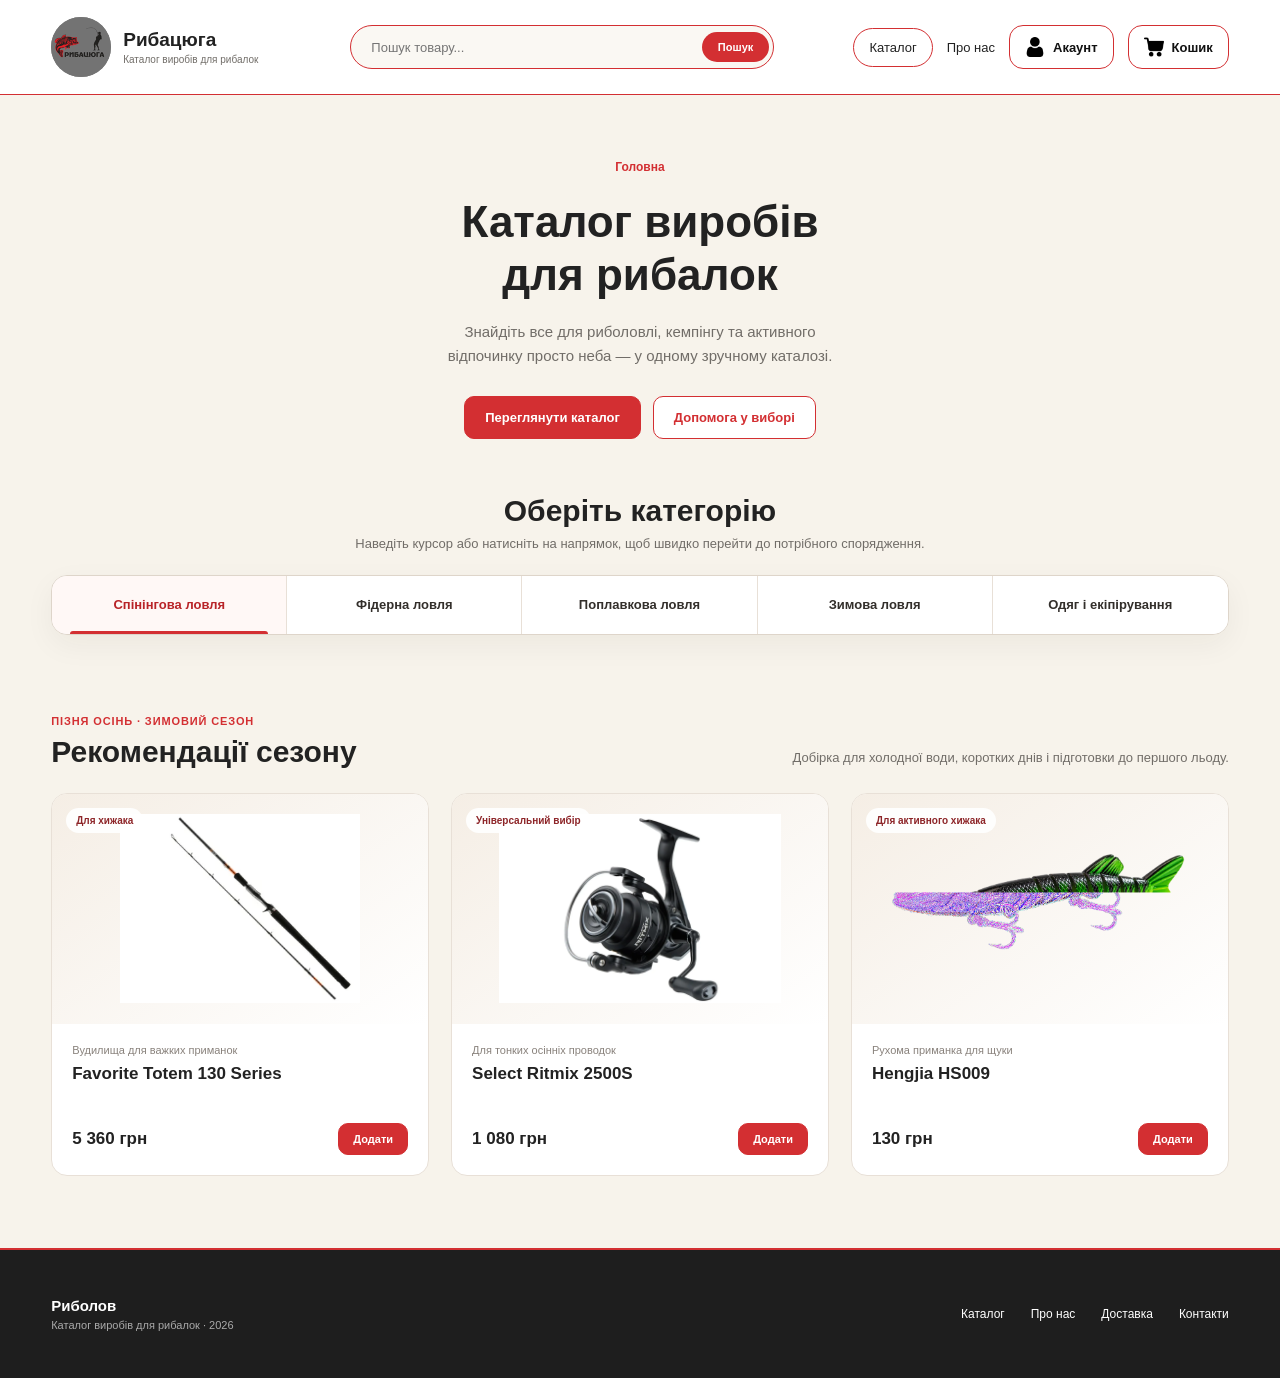
<file: index.html>
<!DOCTYPE html>
<html lang="uk">
  <head>
    <meta charset="utf-8">
    <meta name="viewport" content="width=device-width, initial-scale=1">
    <title>Головна — Риболов</title>
    <link rel="stylesheet" href="styles.css">
    <link rel="stylesheet" href="home.css">
    <link rel="stylesheet" href="cart.css">
  </head>
  <body class="home-page">
    <header class="site-header">
      <div class="container header-inner">
        <a href="index.html" class="brand" aria-label="Рибацюга — головна"><span class="brand-mark"><img src="assets/logo-120.png" width="120" height="120" alt=""></span><span><strong>Рибацюга</strong><small>Каталог виробів для рибалок</small></span></a>
        <form class="header-search" action="catalog.html">
          <input name="q" type="search" placeholder="Пошук товару..." aria-label="Пошук товару">
          <button class="search-button" type="submit">Пошук</button>
        </form>
        <nav class="top-nav" aria-label="Основна навігація">
          <a class="nav-pill" href="catalog.html">Каталог</a>
          <a class="nav-plain" href="about.html">Про нас</a>
          <a class="nav-icon" href="login.html"><img src="assets/user.png" alt="">Акаунт</a>
          <a class="nav-icon" href="cart.html"><img src="assets/cart.png" alt="">Кошик</a>
        </nav>
      </div>
    </header>
    <main class="container">
      <section class="home-hero" aria-labelledby="home-heading">
        <div class="eyebrow">Головна</div>
        <h1 id="home-heading">Каталог виробів<br>для рибалок</h1>
        <p class="lead">Знайдіть все для риболовлі, кемпінгу та активного<br>відпочинку просто неба — у одному зручному каталозі.</p>
        <div class="hero-actions">
          <a class="btn" href="catalog.html">Переглянути каталог</a>
          <a class="btn btn-outline" href="about.html">Допомога у виборі</a>
        </div>
      </section>
      <section class="category-browser" aria-labelledby="categories-heading">
        <div class="home-heading">
          <h2 id="categories-heading">Оберіть категорію</h2>
          <p>Наведіть курсор або натисніть на напрямок, щоб швидко перейти до потрібного спорядження.</p>
        </div>
        <div class="category-menu surface" data-category-menu>
          <div class="category-tabs" role="tablist" aria-label="Категорії товарів">
            <button id="category-tab-spinning" type="button" role="tab" aria-controls="category-panel-spinning" aria-selected="true" aria-expanded="false" tabindex="0" data-category-tab="spinning">Спінінгова ловля</button>
            <button id="category-tab-feeder" type="button" role="tab" aria-controls="category-panel-feeder" aria-selected="false" aria-expanded="false" tabindex="-1" data-category-tab="feeder">Фідерна ловля</button>
            <button id="category-tab-float" type="button" role="tab" aria-controls="category-panel-float" aria-selected="false" aria-expanded="false" tabindex="-1" data-category-tab="float">Поплавкова ловля</button>
            <button id="category-tab-winter" type="button" role="tab" aria-controls="category-panel-winter" aria-selected="false" aria-expanded="false" tabindex="-1" data-category-tab="winter">Зимова ловля</button>
            <button id="category-tab-clothing" type="button" role="tab" aria-controls="category-panel-clothing" aria-selected="false" aria-expanded="false" tabindex="-1" data-category-tab="clothing">Одяг і екіпірування</button>
          </div>

          <div class="category-panels">
            <div id="category-panel-spinning" class="category-panel is-active" role="tabpanel" aria-labelledby="category-tab-spinning" aria-hidden="true" inert data-category-panel="spinning">
              <div class="category-columns">
                <div class="category-column">
                  <div class="category-group"><h3>Вудилища</h3><a href="catalog.html?category=Кастингові">Кастингові</a><a href="catalog.html?category=Спінінгові">Спінінгові</a></div>
                  <div class="category-group"><h3>Котушки</h3><a href="catalog.html?category=Безінерційні">Безінерційні</a><a href="catalog.html?category=Додаткові+шпулі">Додаткові шпулі</a><a href="catalog.html?category=Мультиплікаторні">Мультиплікаторні</a></div>
                  <div class="category-group"><h3>Волосінь і шнури</h3><a href="catalog.html?category=Волосінь">Волосінь</a><a href="catalog.html?category=Флюорокарбон">Флюорокарбон</a><a href="catalog.html?category=Шнури">Шнури</a></div>
                </div>
                <div class="category-column">
                  <div class="category-group"><h3>Приманки</h3><a href="catalog.html?category=Блешні">Блешні</a><a href="catalog.html?category=Воблери">Воблери</a><a href="catalog.html?category=Мандули">Мандули</a><a href="catalog.html?category=Пількери">Пількери</a><a href="catalog.html?category=Силіконові+приманки">Силіконові приманки</a><a href="catalog.html?category=Тейл-спінери+й+цикади">Тейл-спінери й цикади</a></div>
                  <div class="category-group"><h3>Гачки</h3><a href="catalog.html?category=Одинарні+гачки">Одинарні</a><a href="catalog.html?category=Подвійні+гачки">Подвійні</a><a href="catalog.html?category=Потрійні+гачки">Потрійні</a></div>
                </div>
                <div class="category-column">
                  <div class="category-group"><h3>Оснащення</h3><a href="catalog.html?category=Вертлюги+й+застібки">Вертлюги й застібки</a><a href="catalog.html?category=Грузила">Грузила</a><a href="catalog.html?category=Джиг-головки">Джиг-головки</a><a href="catalog.html?category=Поводки">Поводки</a></div>
                  <div class="category-group"><h3>Транспортування і зберігання</h3><a href="catalog.html?category=Коробки">Коробки</a><a href="catalog.html?category=Сумки">Сумки</a><a href="catalog.html?category=Чохли+й+тубуси">Чохли й тубуси</a><a href="catalog.html?category=Ящики">Ящики</a></div>
                </div>
                <div class="category-column">
                  <div class="category-group"><h3>Аксесуари</h3><a href="catalog.html?category=Багорики+й+кукани">Багорики й кукани</a><a href="catalog.html?category=Ваги">Ваги</a><a href="catalog.html?category=Ехолоти">Ехолоти</a><a href="catalog.html?category=Інструменти">Інструменти</a><a href="catalog.html?category=Підводні+камери">Підводні камери</a><a href="catalog.html?category=Підсаки">Підсаки</a></div>
                  <div class="category-group"><h3>Надувні човни й мотори</h3><a href="catalog.html?category=Надувні+човни">Надувні човни</a></div>
                </div>
              </div>
              <a class="category-all" href="catalog.html?category=Спінінгова+ловля">Усі товари для спінінгової ловлі →</a>
            </div>

            <div id="category-panel-feeder" class="category-panel" role="tabpanel" aria-labelledby="category-tab-feeder" aria-hidden="true" inert data-category-panel="feeder">
              <div class="category-columns">
                <div class="category-column">
                  <div class="category-group"><h3>Вудилища</h3><a href="catalog.html?category=Фідерні">Фідерні</a></div>
                  <div class="category-group"><h3>Котушки</h3><a href="catalog.html?category=Безінерційні">Безінерційні</a><a href="catalog.html?category=Додаткові+шпулі">Додаткові шпулі</a></div>
                  <div class="category-group"><h3>Волосінь і шнури</h3><a href="catalog.html?category=Волосінь">Волосінь</a><a href="catalog.html?category=Повідковий+матеріал">Повідковий матеріал</a><a href="catalog.html?category=Флюорокарбон">Флюорокарбон</a><a href="catalog.html?category=Шнури">Шнури</a></div>
                  <div class="category-group"><h3>Гачки</h3><a href="catalog.html?category=Одинарні+гачки">Одинарні</a></div>
                </div>
                <div class="category-column">
                  <div class="category-group"><h3>Оснащення</h3><a href="catalog.html?category=Амортизуюча+гума">Амортизуюча гума</a><a href="catalog.html?category=Вертлюги+й+застібки">Вертлюги й застібки</a><a href="catalog.html?category=Годівниці">Годівниці</a><a href="catalog.html?category=Грузила">Грузила</a><a href="catalog.html?category=Елементи+оснащення">Елементи оснащення</a><a href="catalog.html?category=Монтажі">Монтажі</a><a href="catalog.html?category=ПВА+матеріали">ПВА матеріали</a></div>
                  <div class="category-group"><h3>Прикормка і насадки</h3><a href="catalog.html?category=Атрактанти+й+ліквіди">Атрактанти й ліквіди</a><a href="catalog.html?category=Діпи">Діпи</a><a href="catalog.html?category=Зернові+суміші">Зернові суміші</a><a href="catalog.html?category=Насадки">Насадки</a><a href="catalog.html?category=Прикормка">Прикормка</a><a href="catalog.html?category=Спреї">Спреї</a></div>
                </div>
                <div class="category-column">
                  <div class="category-group"><h3>Транспортування і зберігання</h3><a href="catalog.html?category=Відра+і+ємності">Відра і ємності</a><a href="catalog.html?category=Коробки">Коробки</a><a href="catalog.html?category=Поводочниці+та+мотовила">Поводочниці та мотовила</a><a href="catalog.html?category=Сумки">Сумки</a><a href="catalog.html?category=Чохли+й+тубуси">Чохли й тубуси</a><a href="catalog.html?category=Ящики">Ящики</a></div>
                </div>
                <div class="category-column">
                  <div class="category-group"><h3>Аксесуари</h3><a href="catalog.html?category=Ваги">Ваги</a><a href="catalog.html?category=Ехолоти">Ехолоти</a><a href="catalog.html?category=Інструменти">Інструменти</a><a href="catalog.html?category=Підводні+камери">Підводні камери</a><a href="catalog.html?category=Підсаки">Підсаки</a><a href="catalog.html?category=Род-поди+й+підставки">Род-поди, стійки й підставки</a><a href="catalog.html?category=Садки">Садки</a></div>
                </div>
              </div>
              <a class="category-all" href="catalog.html?category=Фідерна+ловля">Усі товари для фідерної ловлі →</a>
            </div>

            <div id="category-panel-float" class="category-panel" role="tabpanel" aria-labelledby="category-tab-float" aria-hidden="true" inert data-category-panel="float">
              <div class="category-columns">
                <div class="category-column">
                  <div class="category-group"><h3>Вудилища</h3><a href="catalog.html?category=Болонські">Болонські</a><a href="catalog.html?category=Матчові">Матчові</a><a href="catalog.html?category=Махові">Махові</a></div>
                  <div class="category-group"><h3>Котушки</h3><a href="catalog.html?category=Безінерційні">Безінерційні</a><a href="catalog.html?category=Інерційні">Інерційні</a></div>
                  <div class="category-group"><h3>Волосінь і шнури</h3><a href="catalog.html?category=Волосінь">Волосінь</a><a href="catalog.html?category=Флюорокарбон">Флюорокарбон</a></div>
                  <div class="category-group"><h3>Поплавки й сигналізатори</h3><a href="catalog.html?category=Поплавки">Поплавки</a></div>
                </div>
                <div class="category-column">
                  <div class="category-group"><h3>Гачки</h3><a href="catalog.html?category=Літні+мормишки">Літні мормишки</a><a href="catalog.html?category=Одинарні+гачки">Одинарні</a></div>
                  <div class="category-group"><h3>Оснащення</h3><a href="catalog.html?category=Вертлюги+й+застібки">Вертлюги й застібки</a><a href="catalog.html?category=Грузила">Грузила</a><a href="catalog.html?category=Елементи+оснащення">Елементи оснащення</a><a href="catalog.html?category=Конектори+для+вудилищ">Конектори для вудилищ</a></div>
                  <div class="category-group"><h3>Прикормка і насадки</h3><a href="catalog.html?category=Атрактанти+й+ліквіди">Атрактанти й ліквіди</a><a href="catalog.html?category=Діпи">Діпи</a><a href="catalog.html?category=Зернові+суміші">Зернові суміші</a><a href="catalog.html?category=Насадки">Насадки</a><a href="catalog.html?category=Прикормка">Прикормка</a><a href="catalog.html?category=Спреї">Спреї</a></div>
                </div>
                <div class="category-column">
                  <div class="category-group"><h3>Транспортування і зберігання</h3><a href="catalog.html?category=Відра+і+ємності">Відра і ємності</a><a href="catalog.html?category=Коробки">Коробки</a><a href="catalog.html?category=Поводочниці+та+мотовила">Поводочниці та мотовила</a><a href="catalog.html?category=Сумки">Сумки</a><a href="catalog.html?category=Чохли+й+тубуси">Чохли й тубуси</a><a href="catalog.html?category=Ящики">Ящики</a></div>
                </div>
                <div class="category-column">
                  <div class="category-group"><h3>Аксесуари</h3><a href="catalog.html?category=Ваги">Ваги</a><a href="catalog.html?category=Ехолоти">Ехолоти</a><a href="catalog.html?category=Інструменти">Інструменти</a><a href="catalog.html?category=Підводні+камери">Підводні камери</a><a href="catalog.html?category=Підсаки">Підсаки</a><a href="catalog.html?category=Садки">Садки</a><a href="catalog.html?category=Світлячки">Світлячки</a></div>
                  <div class="category-group"><h3>Надувні човни й мотори</h3><a href="catalog.html?category=Надувні+човни">Надувні човни</a></div>
                </div>
              </div>
              <a class="category-all" href="catalog.html?category=Поплавкова+ловля">Усі товари для поплавкової ловлі →</a>
            </div>

            <div id="category-panel-winter" class="category-panel" role="tabpanel" aria-labelledby="category-tab-winter" aria-hidden="true" inert data-category-panel="winter">
              <div class="category-columns category-columns-list">
                <div class="category-column"><div class="category-group"><h3>Для зимової риболовлі</h3><a href="catalog.html?category=Зимова+прикормка">Зимова прикормка</a><a href="catalog.html?category=Зимові+вудки">Зимові вудки</a><a href="catalog.html?category=Зимова+волосінь">Зимова волосінь</a><a href="catalog.html?category=Балансири+й+бокоплави">Балансири й бокоплави</a><a href="catalog.html?category=Зимові+блешні">Зимові блешні</a><a href="catalog.html?category=Мормишки">Мормишки</a></div></div>
                <div class="category-column"><div class="category-group"><h3>Оснащення</h3><a href="catalog.html?category=Зимові+кивки+й+поплавки">Зимові кивки й поплавки</a><a href="catalog.html?category=Гачки+й+трійники+з+краплями">Гачки й трійники з краплями</a><a href="catalog.html?category=Зимові+аксесуари">Зимові аксесуари</a><a href="catalog.html?category=Зимові+ящики+коробки+й+чохли">Зимові ящики, коробки й чохли</a><a href="catalog.html?category=Льодобури">Льодобури</a><a href="catalog.html?category=Сани+рибальські">Сани рибальські</a></div></div>
                <div class="category-column"><div class="category-group"><h3>Тепло й комфорт</h3><a href="catalog.html?category=Зимові+намети">Зимові намети</a><a href="catalog.html?category=Костюми">Костюми</a><a href="catalog.html?category=Рукавички+й+рукавиці">Рукавички й рукавиці</a><a href="catalog.html?category=Шкарпетки">Шкарпетки</a><a href="catalog.html?category=Чоботи+й+черевики">Чоботи й черевики</a></div></div>
              </div>
              <a class="category-all" href="catalog.html?category=Зимова+ловля">Усі товари для зимової ловлі →</a>
            </div>

            <div id="category-panel-clothing" class="category-panel" role="tabpanel" aria-labelledby="category-tab-clothing" aria-hidden="true" inert data-category-panel="clothing">
              <div class="category-columns category-columns-clothing">
                <div class="category-column"><div class="category-group"><h3>Одяг</h3><a href="catalog.html?category=Блузи+й+сорочки">Блузи й сорочки</a><a href="catalog.html?category=Забродне+екіпірування">Забродне екіпірування</a><a href="catalog.html?category=Костюми">Костюми</a><a href="catalog.html?category=Кофти+реглани+й+пуловери">Кофти, реглани й пуловери</a><a href="catalog.html?category=Куртки">Куртки</a><a href="catalog.html?category=Рукавички+й+рукавиці">Рукавички й рукавиці</a></div></div>
                <div class="category-column"><div class="category-group"><h3>Базові шари</h3><a href="catalog.html?category=Термобілизна">Термобілизна</a><a href="catalog.html?category=Флісовий+одяг">Флісовий одяг</a><a href="catalog.html?category=Футболки">Футболки</a><a href="catalog.html?category=Шкарпетки">Шкарпетки</a><a href="catalog.html?category=Штани+й+шорти">Штани й шорти</a></div></div>
                <div class="category-column"><div class="category-group"><h3>Взуття</h3><a href="catalog.html?category=Кросівки">Кросівки</a><a href="catalog.html?category=Чоботи+й+черевики">Чоботи й черевики</a></div><div class="category-group"><h3>Головні убори й окуляри</h3><a href="catalog.html?category=Бафи">Бафи</a><a href="catalog.html?category=Кепки">Кепки</a><a href="catalog.html?category=Окуляри">Окуляри</a><a href="catalog.html?category=Панами+й+капелюхи">Панами й капелюхи</a><a href="catalog.html?category=Шапки+й+балаклави">Шапки й балаклави</a></div></div>
              </div>
              <a class="category-all" href="catalog.html?category=Одяг+і+екіпірування">Увесь одяг та екіпірування →</a>
            </div>
          </div>
        </div>
      </section>

      <section class="seasonal-section" aria-labelledby="seasonal-heading">
        <div class="seasonal-heading">
          <div><span class="seasonal-kicker">Пізня осінь · зимовий сезон</span><h2 id="seasonal-heading">Рекомендації сезону</h2></div>
          <p>Добірка для холодної води, коротких днів і підготовки до першого льоду.</p>
        </div>
        <div class="seasonal-grid">
          <article class="seasonal-card surface">
            <a class="seasonal-image" href="product.html"><span>Для хижака</span><img src="assets/rod.png" width="367" height="289" loading="lazy" decoding="async" alt="Кастингове вудилище Favorite Totem 130 Series"></a>
            <div class="seasonal-copy"><p>Вудилища для важких приманок</p><h3><a href="product.html">Favorite Totem 130 Series</a></h3><div><strong>5 360 грн</strong><a class="btn" href="cart.html" data-add-to-cart data-product-id="favorite-totem-130" data-sku="1501004002" data-name="Кастингове вудилище Favorite Totem 130 Series" data-variant="1,98 м · 20–80 г" data-price-value="5360" data-image="assets/rod.png">Додати</a></div></div>
          </article>
          <article class="seasonal-card surface">
            <a class="seasonal-image" href="product-reel.html"><span>Універсальний вибір</span><img src="assets/select-ritmix-2500s-front.webp" width="1024" height="768" loading="lazy" decoding="async" alt="Котушка Select Ritmix 2500S"></a>
            <div class="seasonal-copy"><p>Для тонких осінніх проводок</p><h3><a href="product-reel.html">Select Ritmix 2500S</a></h3><div><strong>1 080 грн</strong><a class="btn" href="cart.html" data-add-to-cart data-product-id="select-ritmix" data-sku="2102250005" data-name="Котушка Select Ritmix" data-variant="2500S" data-price-value="1080" data-image="assets/select-ritmix-2500s-front.webp">Додати</a></div></div>
          </article>
          <article class="seasonal-card surface">
            <a class="seasonal-image" href="product-lure.html"><span>Для активного хижака</span><img src="assets/hengjia-hs009.png" width="1774" height="887" loading="lazy" decoding="async" alt="Воблер Hengjia HS009"></a>
            <div class="seasonal-copy"><p>Рухома приманка для щуки</p><h3><a href="product-lure.html">Hengjia HS009</a></h3><div><strong>130 грн</strong><a class="btn" href="cart.html" data-add-to-cart data-product-id="hengjia-hs009" data-sku="4102009609" data-name="Воблер Hengjia HS009" data-variant="12,5 см · 20 г · колір 02" data-price-value="130" data-image="assets/hengjia-hs009.png">Додати</a></div></div>
          </article>
        </div>
      </section>
    </main>
    <footer class="site-footer">
      <div class="container footer-inner">
        <div><strong>Риболов</strong><small>Каталог виробів для рибалок · 2026</small></div>
        <nav class="footer-links" aria-label="Навігація в підвалі">
          <a href="catalog.html">Каталог</a>
          <a href="about.html">Про нас</a>
          <a href="contacts.html">Доставка</a>
          <a href="contacts.html">Контакти</a>
        </nav>
      </div>
    </footer>
    <script src="cart.js"></script>
    <script src="home.js"></script>
  </body>
</html>
</file>
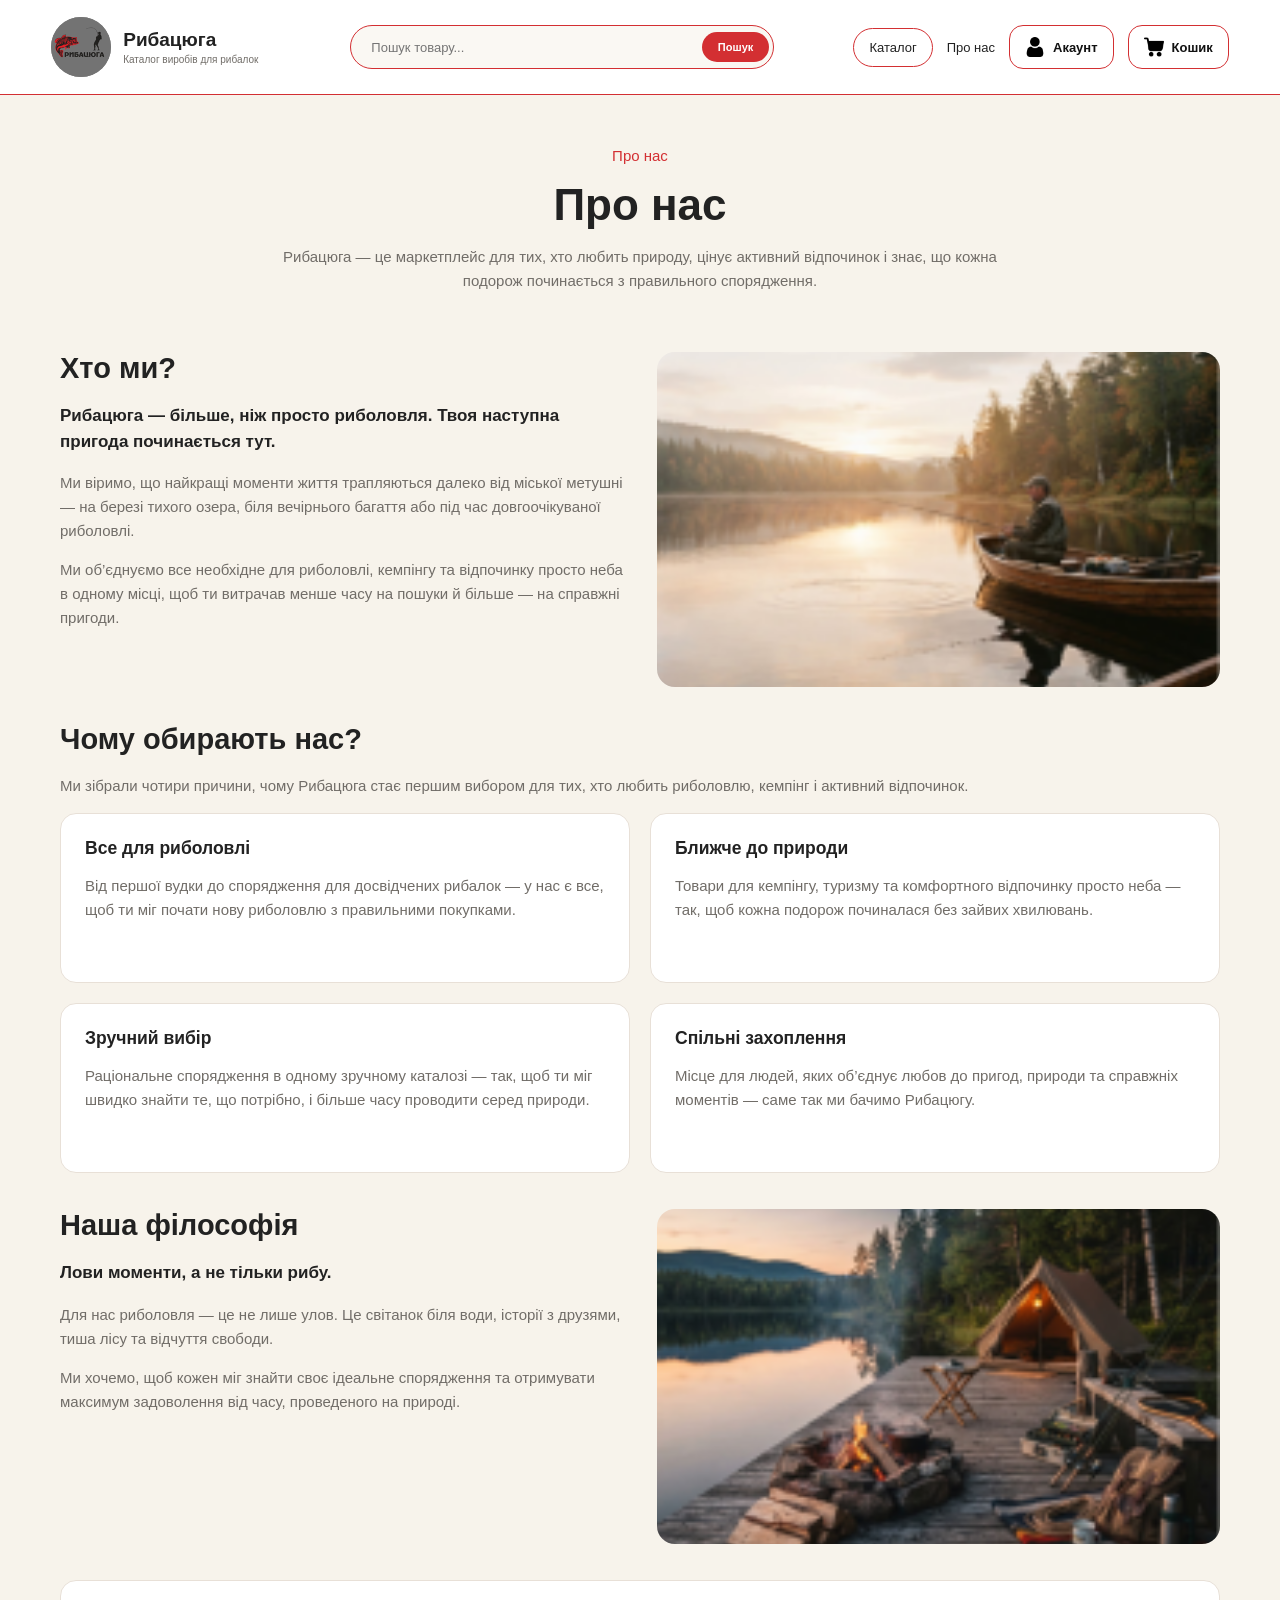
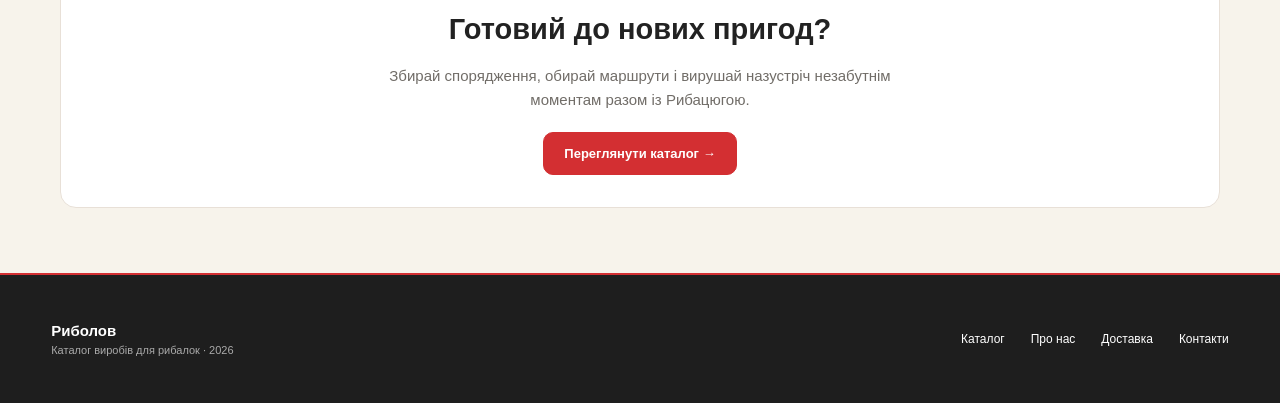
<file: about.html>
<!DOCTYPE html>
<html lang="uk">
  <head>
    <meta charset="utf-8">
    <meta name="viewport" content="width=device-width, initial-scale=1">
    <title>Про нас — Риболов</title>
    <link rel="stylesheet" href="styles.css">
    <link rel="stylesheet" href="about.css">
    <link rel="stylesheet" href="cart.css">
  </head>
  <body class="about-page">
    <header class="site-header">
      <div class="container header-inner">
        <a href="index.html" class="brand" aria-label="Рибацюга — головна"><span class="brand-mark"><img src="assets/logo-120.png" width="120" height="120" alt=""></span><span><strong>Рибацюга</strong><small>Каталог виробів для рибалок</small></span></a>
        <form class="header-search" action="catalog.html">
          <input name="q" type="search" placeholder="Пошук товару..." aria-label="Пошук товару">
          <button class="search-button" type="submit">Пошук</button>
        </form>
        <nav class="top-nav" aria-label="Основна навігація">
          <a class="nav-pill" href="catalog.html">Каталог</a>
          <a class="nav-plain" href="about.html" aria-current="page">Про нас</a>
          <a class="nav-icon" href="login.html"><img src="assets/user.png" alt="">Акаунт</a>
          <a class="nav-icon" href="cart.html"><img src="assets/cart.png" alt="">Кошик</a>
        </nav>
      </div>
    </header>
    <main class="container story-main">
      <section class="story-hero">
        <div class="eyebrow">Про нас</div>
        <h1>Про нас</h1>
        <p>Рибацюга — це маркетплейс для тих, хто любить природу, цінує активний відпочинок і знає, що кожна подорож починається з правильного спорядження.</p>
      </section>
      <section class="story-split">
        <div>
          <h2>Хто ми?</h2>
          <h3>Рибацюга — більше, ніж просто риболовля. Твоя наступна пригода починається тут.</h3>
          <p>Ми віримо, що найкращі моменти життя трапляються далеко від міської метушні — на березі тихого озера, біля вечірнього багаття або під час довгоочікуваної риболовлі.</p>
          <p>Ми об’єднуємо все необхідне для риболовлі, кемпінгу та відпочинку просто неба в одному місці, щоб ти витрачав менше часу на пошуки й більше — на справжні пригоди.</p>
        </div>
        <img src="assets/about-lake.png" width="180" height="138" decoding="async" alt="Рибалка у човні на спокійному озері">
      </section>
      <section class="benefits">
        <h2>Чому обирають нас?</h2>
        <p class="section-intro">Ми зібрали чотири причини, чому Рибацюга стає першим вибором для тих, хто любить риболовлю, кемпінг і активний відпочинок.</p>
        <div class="benefits-grid">
          <article class="surface">
            <h3>Все для риболовлі</h3>
            <p>Від першої вудки до спорядження для досвідчених рибалок — у нас є все, щоб ти міг почати нову риболовлю з правильними покупками.</p>
          </article>
          <article class="surface">
            <h3>Ближче до природи</h3>
            <p>Товари для кемпінгу, туризму та комфортного відпочинку просто неба — так, щоб кожна подорож починалася без зайвих хвилювань.</p>
          </article>
          <article class="surface">
            <h3>Зручний вибір</h3>
            <p>Раціональне спорядження в одному зручному каталозі — так, щоб ти міг швидко знайти те, що потрібно, і більше часу проводити серед природи.</p>
          </article>
          <article class="surface">
            <h3>Спільні захоплення</h3>
            <p>Місце для людей, яких об’єднує любов до пригод, природи та справжніх моментів — саме так ми бачимо Рибацюгу.</p>
          </article>
        </div>
      </section>
      <section class="story-split philosophy">
        <div>
          <h2>Наша філософія</h2>
          <h3>Лови моменти, а не тільки рибу.</h3>
          <p>Для нас риболовля — це не лише улов. Це світанок біля води, історії з друзями, тиша лісу та відчуття свободи.</p>
          <p>Ми хочемо, щоб кожен міг знайти своє ідеальне спорядження та отримувати максимум задоволення від часу, проведеного на природі.</p>
        </div>
        <img src="assets/about-camp.png" width="180" height="141" loading="lazy" decoding="async" alt="Намет і спорядження на березі озера">
      </section>
      <section class="story-cta surface">
        <h2>Готовий до нових пригод?</h2>
        <p>Збирай спорядження, обирай маршрути і вирушай назустріч незабутнім моментам разом із Рибацюгою.</p>
        <a href="catalog.html" class="btn">Переглянути каталог →</a>
      </section>
    </main>
    <footer class="site-footer">
      <div class="container footer-inner">
        <div><strong>Риболов</strong><small>Каталог виробів для рибалок · 2026</small></div>
        <nav class="footer-links" aria-label="Навігація в підвалі">
          <a href="catalog.html">Каталог</a>
          <a href="about.html">Про нас</a>
          <a href="contacts.html">Доставка</a>
          <a href="contacts.html">Контакти</a>
        </nav>
      </div>
    </footer>
    <script src="cart.js"></script>
  </body>
</html>
</file>
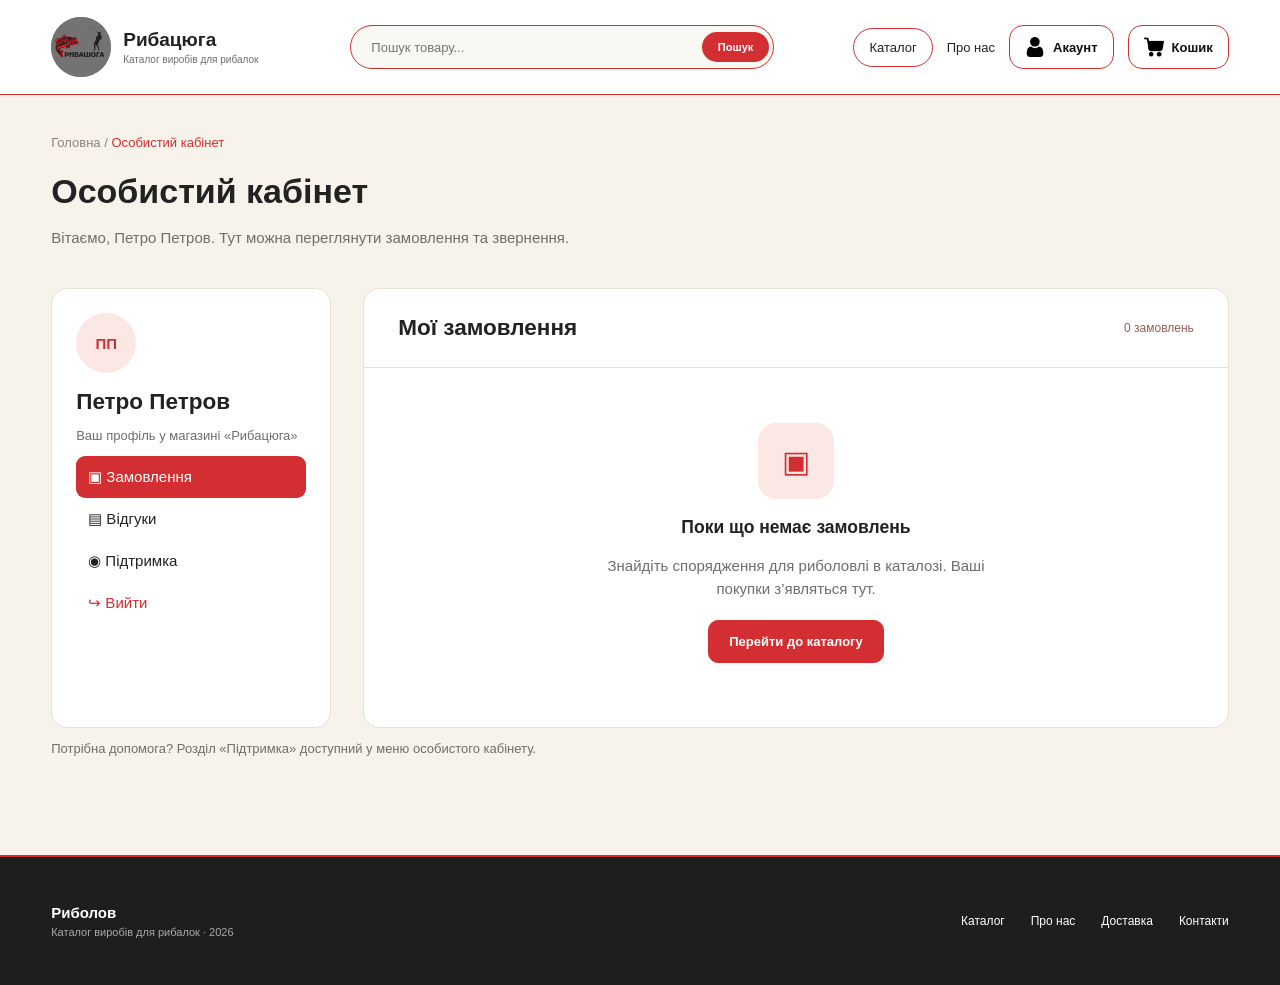
<file: account.html>
<!DOCTYPE html>
<html lang="uk">
  <head>
    <meta charset="utf-8">
    <meta name="viewport" content="width=device-width, initial-scale=1">
    <title>Особистий кабінет — Риболов</title>
    <link rel="stylesheet" href="styles.css">
    <link rel="stylesheet" href="account.css">
    <link rel="stylesheet" href="cart.css">
  </head>
  <body class="account-page">
    <header class="site-header">
      <div class="container header-inner">
        <a href="index.html" class="brand" aria-label="Рибацюга — головна"><span class="brand-mark"><img src="assets/logo-120.png" width="120" height="120" alt=""></span><span><strong>Рибацюга</strong><small>Каталог виробів для рибалок</small></span></a>
        <form class="header-search" action="catalog.html">
          <input name="q" type="search" placeholder="Пошук товару..." aria-label="Пошук товару">
          <button class="search-button" type="submit">Пошук</button>
        </form>
        <nav class="top-nav" aria-label="Основна навігація">
          <a class="nav-pill" href="catalog.html">Каталог</a>
          <a class="nav-plain" href="about.html">Про нас</a>
          <a class="nav-icon" href="login.html"><img src="assets/user.png" alt="">Акаунт</a>
          <a class="nav-icon" href="cart.html"><img src="assets/cart.png" alt="">Кошик</a>
        </nav>
      </div>
    </header>
    <main class="container interior-main">
      <div class="breadcrumb">Головна / <span>Особистий кабінет</span></div>
      <h1 class="page-title">Особистий кабінет</h1>
      <p class="page-intro">Вітаємо, Петро Петров. Тут можна переглянути замовлення та звернення.</p>
      <div class="account-layout">
        <aside class="profile surface">
          <div class="avatar">ПП</div>
          <h2>Петро Петров</h2>
          <p>Ваш профіль у магазині «Рибацюга»</p>
          <nav class="profile-menu" aria-label="Меню кабінету">
            <a href="account.html" class="active">▣ Замовлення</a>
            <a href="account.html">▤ Відгуки</a>
            <a href="account.html">◉ Підтримка</a>
            <a href="index.html" class="exit">↪ Вийти</a>
          </nav>
        </aside>
        <section class="orders-panel surface">
          <div class="panel-head">
            <h2>Мої замовлення</h2>
            <span class="tag">0 замовлень</span>
          </div>
          <div class="empty-orders">
            <div class="empty-icon">▣</div>
            <h3>Поки що немає замовлень</h3>
            <p>Знайдіть спорядження для риболовлі в каталозі. Ваші покупки з’являться тут.</p>
            <a href="catalog.html" class="btn">Перейти до каталогу</a>
          </div>
        </section>
      </div>
      <p class="account-note">Потрібна допомога? Розділ «Підтримка» доступний у меню особистого кабінету.</p>
    </main>
    <footer class="site-footer">
      <div class="container footer-inner">
        <div><strong>Риболов</strong><small>Каталог виробів для рибалок · 2026</small></div>
        <nav class="footer-links" aria-label="Навігація в підвалі">
          <a href="catalog.html">Каталог</a>
          <a href="about.html">Про нас</a>
          <a href="contacts.html">Доставка</a>
          <a href="contacts.html">Контакти</a>
        </nav>
      </div>
    </footer>
    <script src="cart.js"></script>
  </body>
</html>
</file>
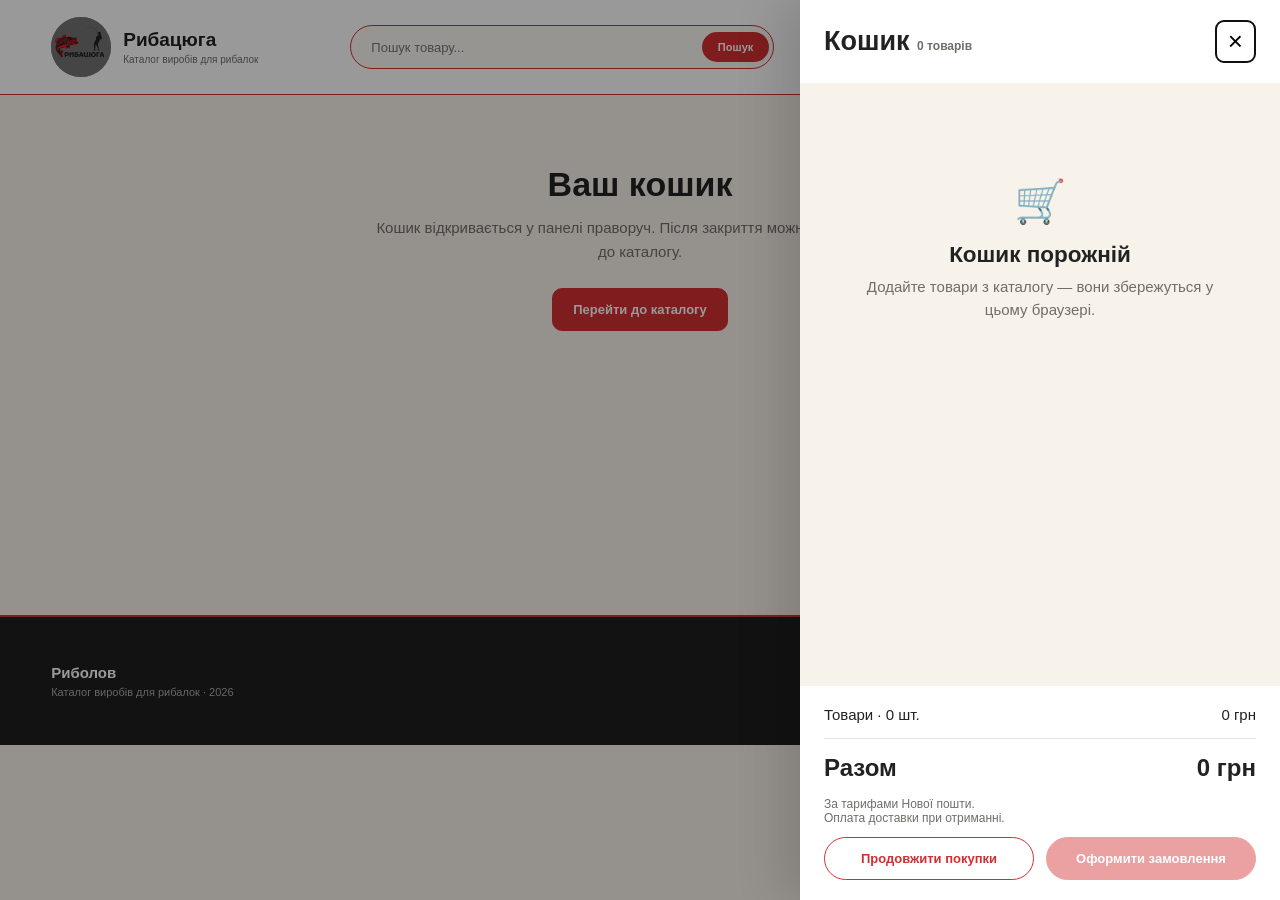
<file: cart.html>
<!DOCTYPE html>
<html lang="uk">
  <head>
    <meta charset="utf-8">
    <meta name="viewport" content="width=device-width, initial-scale=1">
    <title>Кошик — Риболов</title>
    <link rel="stylesheet" href="styles.css">
    <link rel="stylesheet" href="cart.css">
  </head>
  <body class="cart-page">
    <header class="site-header">
      <div class="container header-inner">
        <a href="index.html" class="brand" aria-label="Рибацюга — головна"><span class="brand-mark"><img src="assets/logo-120.png" width="120" height="120" alt=""></span><span><strong>Рибацюга</strong><small>Каталог виробів для рибалок</small></span></a>
        <form class="header-search" action="catalog.html">
          <input name="q" type="search" placeholder="Пошук товару..." aria-label="Пошук товару">
          <button class="search-button" type="submit">Пошук</button>
        </form>
        <nav class="top-nav" aria-label="Основна навігація">
          <a class="nav-pill" href="catalog.html">Каталог</a>
          <a class="nav-plain" href="about.html">Про нас</a>
          <a class="nav-icon" href="login.html"><img src="assets/user.png" alt="">Акаунт</a>
          <a class="nav-icon" href="cart.html" aria-current="page"><img src="assets/cart.png" alt="">Кошик</a>
        </nav>
      </div>
    </header>
    <main class="container cart-fallback-main">
      <h1 class="page-title">Ваш кошик</h1>
      <p class="page-intro">Кошик відкривається у панелі праворуч. Після закриття можна повернутися до каталогу.</p>
      <a class="btn" href="catalog.html">Перейти до каталогу</a>
    </main>
    <footer class="site-footer">
      <div class="container footer-inner">
        <div><strong>Риболов</strong><small>Каталог виробів для рибалок · 2026</small></div>
        <nav class="footer-links" aria-label="Навігація в підвалі">
          <a href="catalog.html">Каталог</a>
          <a href="about.html">Про нас</a>
          <a href="contacts.html">Доставка</a>
          <a href="contacts.html">Контакти</a>
        </nav>
      </div>
    </footer>
    <script src="cart.js"></script>
  </body>
</html>
</file>
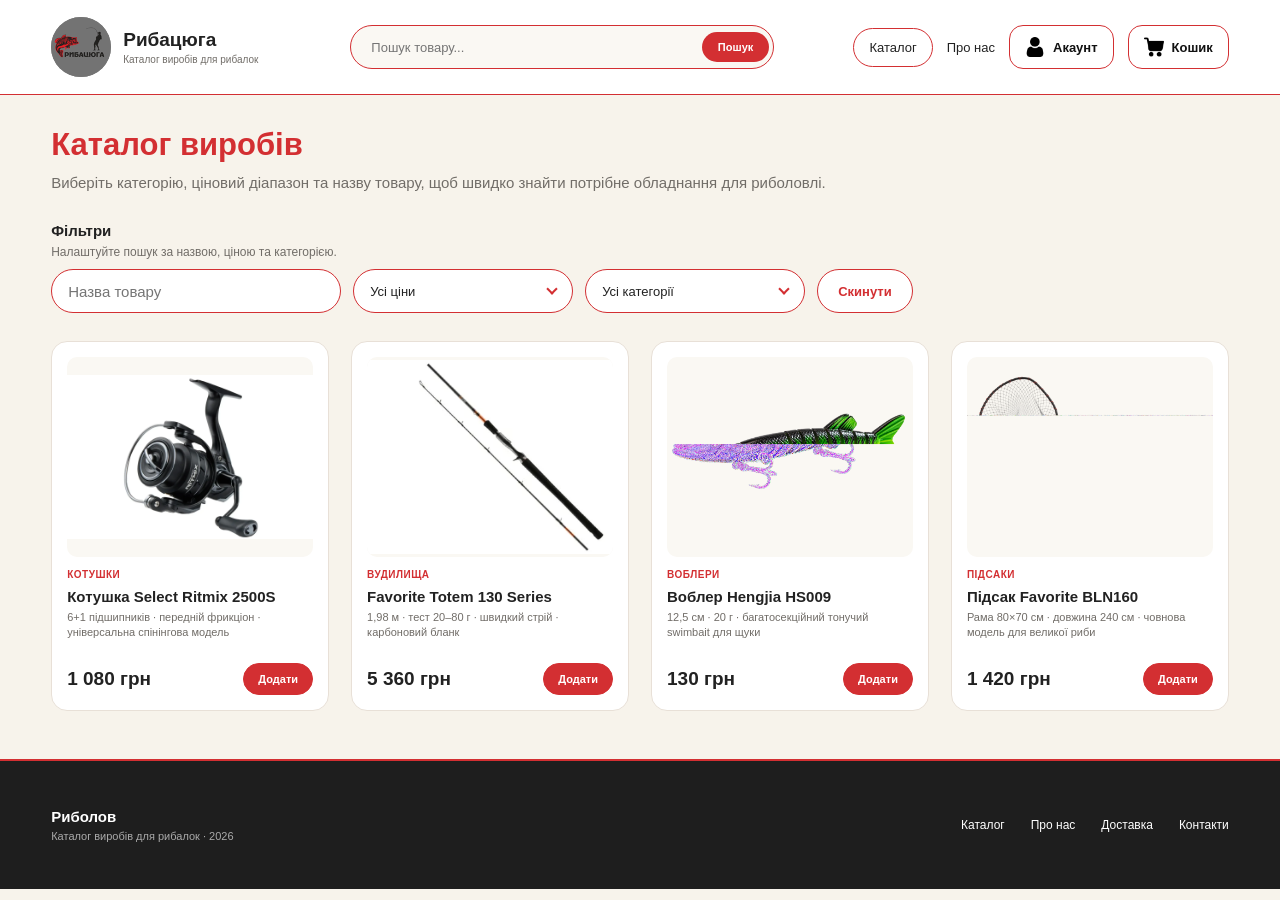
<file: catalog.html>
<!DOCTYPE html>
<html lang="uk">
  <head>
    <meta charset="utf-8">
    <meta name="viewport" content="width=device-width, initial-scale=1">
    <title>Каталог виробів — Риболов</title>
    <link rel="stylesheet" href="styles.css">
    <link rel="stylesheet" href="catalog.css">
    <link rel="stylesheet" href="cart.css">
  </head>
  <body class="catalog-page">
    <header class="site-header">
      <div class="container header-inner">
        <a href="index.html" class="brand" aria-label="Рибацюга — головна"><span class="brand-mark"><img src="assets/logo-120.png" width="120" height="120" alt=""></span><span><strong>Рибацюга</strong><small>Каталог виробів для рибалок</small></span></a>
        <form class="header-search" action="catalog.html">
          <input name="q" type="search" placeholder="Пошук товару..." aria-label="Пошук товару">
          <button class="search-button" type="submit">Пошук</button>
        </form>
        <nav class="top-nav" aria-label="Основна навігація">
          <a class="nav-pill" href="catalog.html" aria-current="page">Каталог</a>
          <a class="nav-plain" href="about.html">Про нас</a>
          <a class="nav-icon" href="login.html"><img src="assets/user.png" alt="">Акаунт</a>
          <a class="nav-icon" href="cart.html"><img src="assets/cart.png" alt="">Кошик</a>
        </nav>
      </div>
    </header>
    <main>
      <div class="container catalog-main">
        <h1 class="page-title">Каталог виробів</h1>
        <p class="page-intro">Виберіть категорію, ціновий діапазон та назву товару, щоб швидко знайти потрібне обладнання для риболовлі.</p>
        <div class="filter-title">Фільтри</div>
        <p class="filter-help">Налаштуйте пошук за назвою, ціною та категорією.</p>
        <form class="filter-row" action="catalog.html">
          <input name="q" placeholder="Назва товару" aria-label="Назва товару">
          <select name="price" aria-label="Ціна"><option value="all">Усі ціни</option><option value="0-500">До 500 грн</option><option value="500-1500">500–1 500 грн</option><option value="1500-3000">1 500–3 000 грн</option><option value="3000-plus">Понад 3 000 грн</option></select>
          <select name="category" aria-label="Категорія"><option value="all">Усі категорії</option><option value="Котушки">Котушки</option><option value="Вудилища">Вудилища</option><option value="Приманки">Приманки</option><option value="Аксесуари">Аксесуари</option></select>
          <button class="btn btn-outline" type="reset">Скинути</button>
        </form>
        <div class="product-grid" aria-live="polite">
          <article class="product-card surface" data-product-card data-name="Котушка Select Ritmix 2500S" data-category="Котушки Безінерційні" data-price="1080">
            <a class="product-card-image" href="product-reel.html"><img src="assets/select-ritmix-2500s-front.webp" width="1024" height="768" decoding="async" alt="Котушка Select Ritmix 2500S"></a>
            <span class="product-card-category">Котушки</span>
            <h3><a href="product-reel.html">Котушка Select Ritmix 2500S</a></h3>
            <p>6+1 підшипників · передній фрикціон · універсальна спінінгова модель</p>
            <div class="card-bottom"><strong>1 080 грн</strong><a href="cart.html" class="btn" data-add-to-cart data-product-id="select-ritmix" data-sku="2102250005" data-name="Котушка Select Ritmix" data-variant="2500S" data-price-value="1080" data-image="assets/select-ritmix-2500s-front.webp">Додати</a></div>
          </article>
          <article class="product-card surface" data-product-card data-name="Кастингове вудилище Favorite Totem 130 Series" data-category="Вудилища Кастингові Спінінгова ловля" data-price="5360">
            <a class="product-card-image" href="product.html"><img src="assets/rod.png" width="367" height="289" decoding="async" alt="Кастингове вудилище Favorite Totem 130 Series"></a>
            <span class="product-card-category">Вудилища</span>
            <h3><a href="product.html">Favorite Totem 130 Series</a></h3>
            <p>1,98 м · тест 20–80 г · швидкий стрій · карбоновий бланк</p>
            <div class="card-bottom"><strong>5 360 грн</strong><a href="cart.html" class="btn" data-add-to-cart data-product-id="favorite-totem-130" data-sku="1501004002" data-name="Кастингове вудилище Favorite Totem 130 Series" data-variant="1,98 м · 20–80 г" data-price-value="5360" data-image="assets/rod.png">Додати</a></div>
          </article>
          <article class="product-card surface" data-product-card data-name="Воблер Hengjia HS009" data-category="Приманки Воблери Спінінгова ловля" data-price="130">
            <a class="product-card-image" href="product-lure.html"><img src="assets/hengjia-hs009.png" width="1774" height="887" decoding="async" alt="Воблер Hengjia HS009"></a>
            <span class="product-card-category">Воблери</span>
            <h3><a href="product-lure.html">Воблер Hengjia HS009</a></h3>
            <p>12,5 см · 20 г · багатосекційний тонучий swimbait для щуки</p>
            <div class="card-bottom"><strong>130 грн</strong><a href="cart.html" class="btn" data-add-to-cart data-product-id="hengjia-hs009" data-sku="4102009609" data-name="Воблер Hengjia HS009" data-variant="12,5 см · 20 г · колір 02" data-price-value="130" data-image="assets/hengjia-hs009.png">Додати</a></div>
          </article>
          <article class="product-card surface" data-product-card data-name="Підсак Favorite BLN160 човновий" data-category="Аксесуари Підсаки" data-price="1420">
            <a class="product-card-image" href="product-net.html"><img src="assets/favorite-bln160-net.png" width="1536" height="1024" loading="lazy" decoding="async" alt="Підсак Favorite BLN160"></a>
            <span class="product-card-category">Підсаки</span>
            <h3><a href="product-net.html">Підсак Favorite BLN160</a></h3>
            <p>Рама 80×70 см · довжина 240 см · човнова модель для великої риби</p>
            <div class="card-bottom"><strong>1 420 грн</strong><a href="cart.html" class="btn" data-add-to-cart data-product-id="favorite-bln160" data-sku="9020100008" data-name="Підсак Favorite BLN160 човновий" data-variant="80×70 см · 240 см" data-price-value="1420" data-image="assets/favorite-bln160-net.png">Додати</a></div>
          </article>
          <p class="catalog-empty" hidden data-catalog-empty>За обраними фільтрами товарів не знайдено.</p>
        </div>
      </div>
    </main>
    <footer class="site-footer">
      <div class="container footer-inner">
        <div><strong>Риболов</strong><small>Каталог виробів для рибалок · 2026</small></div>
        <nav class="footer-links" aria-label="Навігація в підвалі">
          <a href="catalog.html">Каталог</a>
          <a href="about.html">Про нас</a>
          <a href="contacts.html">Доставка</a>
          <a href="contacts.html">Контакти</a>
        </nav>
      </div>
    </footer>
    <script src="cart.js"></script>
    <script src="catalog.js"></script>
  </body>
</html>
</file>
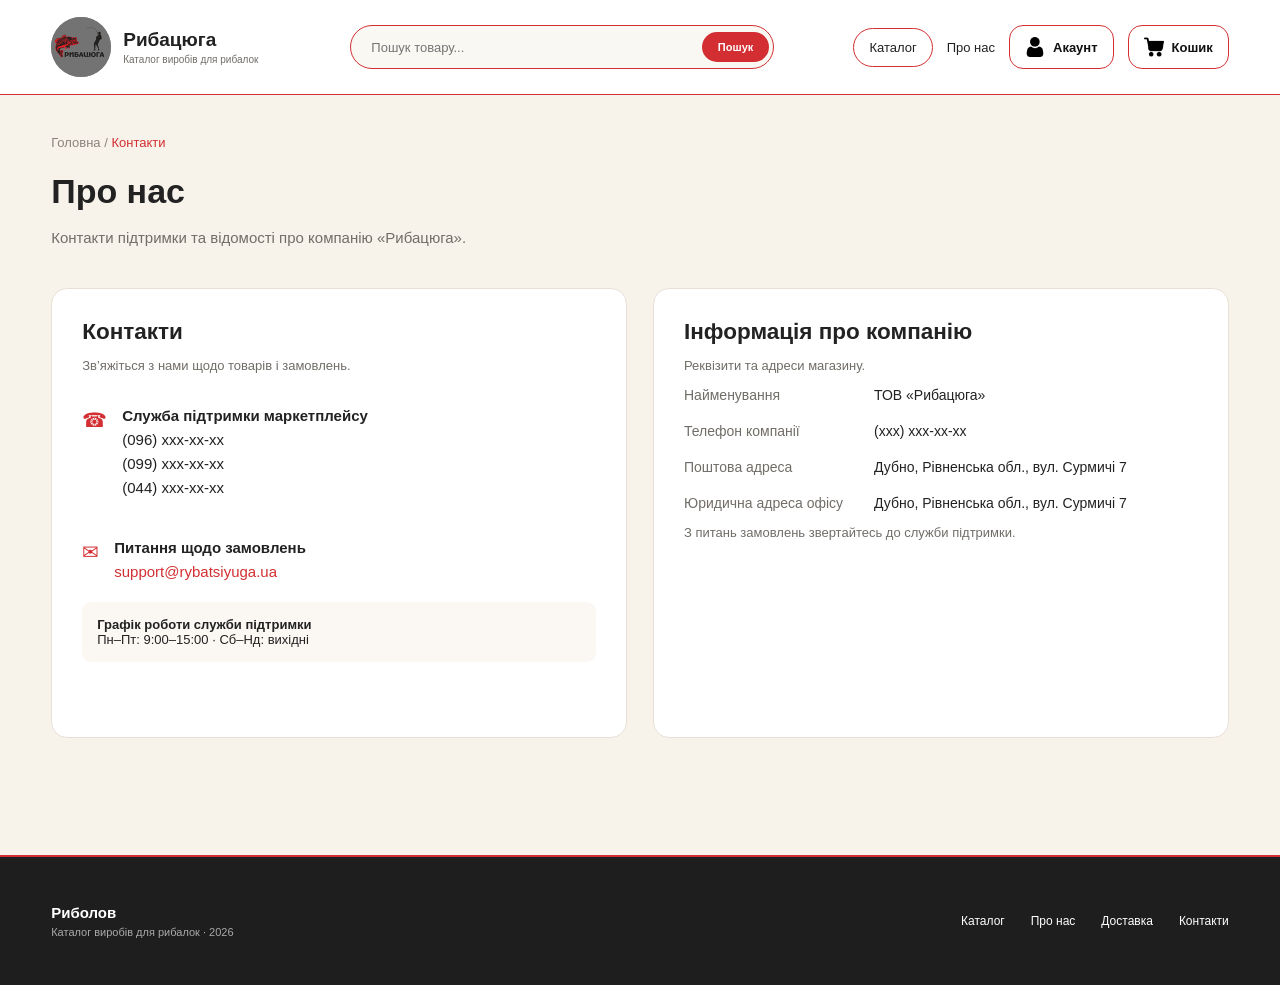
<file: contacts.html>
<!DOCTYPE html>
<html lang="uk">
  <head>
    <meta charset="utf-8">
    <meta name="viewport" content="width=device-width, initial-scale=1">
    <title>Контакти — Риболов</title>
    <link rel="stylesheet" href="styles.css">
    <link rel="stylesheet" href="account.css">
    <link rel="stylesheet" href="cart.css">
  </head>
  <body class="contacts-page">
    <header class="site-header">
      <div class="container header-inner">
        <a href="index.html" class="brand" aria-label="Рибацюга — головна"><span class="brand-mark"><img src="assets/logo-120.png" width="120" height="120" alt=""></span><span><strong>Рибацюга</strong><small>Каталог виробів для рибалок</small></span></a>
        <form class="header-search" action="catalog.html">
          <input name="q" type="search" placeholder="Пошук товару..." aria-label="Пошук товару">
          <button class="search-button" type="submit">Пошук</button>
        </form>
        <nav class="top-nav" aria-label="Основна навігація">
          <a class="nav-pill" href="catalog.html">Каталог</a>
          <a class="nav-plain" href="about.html" aria-current="page">Про нас</a>
          <a class="nav-icon" href="login.html"><img src="assets/user.png" alt="">Акаунт</a>
          <a class="nav-icon" href="cart.html"><img src="assets/cart.png" alt="">Кошик</a>
        </nav>
      </div>
    </header>
    <main class="container interior-main">
      <div class="breadcrumb">Головна / <span>Контакти</span></div>
      <h1 class="page-title">Про нас</h1>
      <p class="page-intro">Контакти підтримки та відомості про компанію «Рибацюга».</p>
      <div class="about-grid">
        <section class="about-card surface">
          <h2>Контакти</h2>
          <p class="sub">Зв’яжіться з нами щодо товарів і замовлень.</p>
          <div class="contact-row">
            <span class="contact-glyph">☎</span>
            <div><b>Служба підтримки маркетплейсу</b>(096) xxx-xx-xx<br>(099) xxx-xx-xx<br>(044) xxx-xx-xx</div>
          </div>
          <div class="contact-row">
            <span class="contact-glyph">✉</span>
            <div><b>Питання щодо замовлень</b><a href="mailto:support@rybatsiyuga.ua">support@rybatsiyuga.ua</a></div>
          </div>
          <div class="hours"><strong>Графік роботи служби підтримки</strong><br>Пн–Пт: 9:00–15:00 · Сб–Нд: вихідні</div>
        </section>
        <section class="about-card surface">
          <h2>Інформація про компанію</h2>
          <p class="sub">Реквізити та адреси магазину.</p>
          <dl class="company-list">
            <dt>Найменування</dt>
            <dd>ТОВ «Рибацюга»</dd>
            <dt>Телефон компанії</dt>
            <dd>(xxx) xxx-xx-xx</dd>
            <dt>Поштова адреса</dt>
            <dd>Дубно, Рівненська обл., вул. Сурмичі 7</dd>
            <dt>Юридична адреса офісу</dt>
            <dd>Дубно, Рівненська обл., вул. Сурмичі 7</dd>
          </dl>
          <p class="small-note">З питань замовлень звертайтесь до служби підтримки.</p>
        </section>
      </div>
    </main>
    <footer class="site-footer">
      <div class="container footer-inner">
        <div><strong>Риболов</strong><small>Каталог виробів для рибалок · 2026</small></div>
        <nav class="footer-links" aria-label="Навігація в підвалі">
          <a href="catalog.html">Каталог</a>
          <a href="about.html">Про нас</a>
          <a href="contacts.html">Доставка</a>
          <a href="contacts.html">Контакти</a>
        </nav>
      </div>
    </footer>
    <script src="cart.js"></script>
  </body>
</html>
</file>
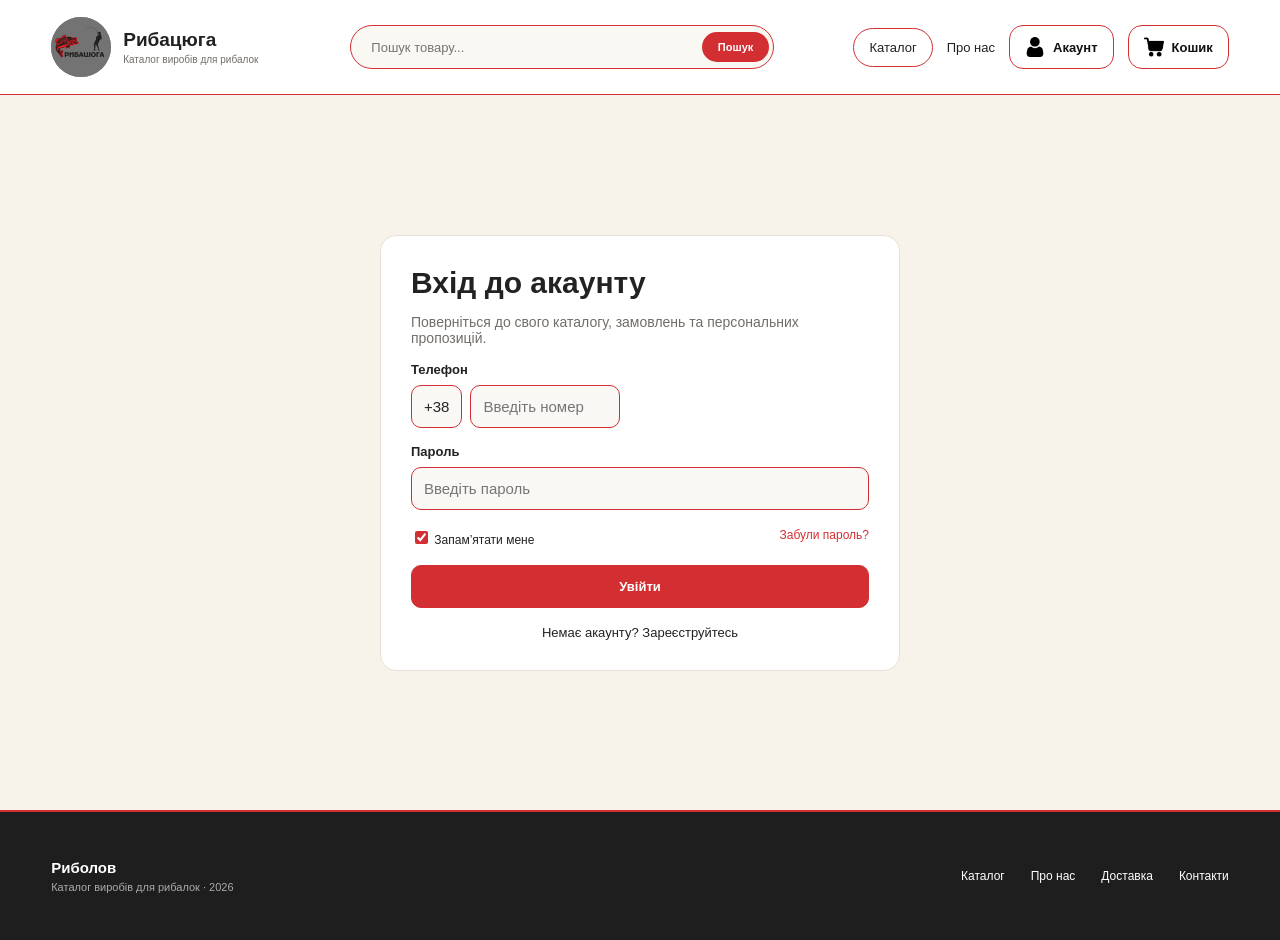
<file: login.html>
<!DOCTYPE html>
<html lang="uk">
  <head>
    <meta charset="utf-8">
    <meta name="viewport" content="width=device-width, initial-scale=1">
    <title>Вхід до акаунту — Риболов</title>
    <link rel="stylesheet" href="styles.css">
    <link rel="stylesheet" href="login.css">
    <link rel="stylesheet" href="cart.css">
  </head>
  <body class="login-page">
    <header class="site-header">
      <div class="container header-inner">
        <a href="index.html" class="brand" aria-label="Рибацюга — головна"><span class="brand-mark"><img src="assets/logo-120.png" width="120" height="120" alt=""></span><span><strong>Рибацюга</strong><small>Каталог виробів для рибалок</small></span></a>
        <form class="header-search" action="catalog.html">
          <input name="q" type="search" placeholder="Пошук товару..." aria-label="Пошук товару">
          <button class="search-button" type="submit">Пошук</button>
        </form>
        <nav class="top-nav" aria-label="Основна навігація">
          <a class="nav-pill" href="catalog.html">Каталог</a>
          <a class="nav-plain" href="about.html" aria-current="page">Про нас</a>
          <a class="nav-icon" href="login.html"><img src="assets/user.png" alt="">Акаунт</a>
          <a class="nav-icon" href="cart.html"><img src="assets/cart.png" alt="">Кошик</a>
        </nav>
      </div>
    </header>
    <main class="login-main">
      <section class="login-card surface" aria-labelledby="login-title">
        <h1 id="login-title">Вхід до акаунту</h1>
        <p>Поверніться до свого каталогу, замовлень та персональних пропозицій.</p>
        <form action="account.html">
          <label for="phone">Телефон</label>
          <div class="phone-entry">
            <span>+38</span>
            <input id="phone" name="phone" type="tel" inputmode="tel" autocomplete="tel-national" placeholder="Введіть номер" required="">
          </div>
          <label for="password">Пароль</label>
          <div class="password-entry"><input id="password" name="password" type="password" autocomplete="current-password" placeholder="Введіть пароль" required=""></div>
          <div class="login-options"><label><input type="checkbox" checked="checked"> Запам’ятати мене</label><a href="contacts.html">Забули пароль?</a></div>
          <button class="btn" type="submit">Увійти</button>
        </form>
        <div class="signup-prompt">Немає акаунту? <a href="contacts.html">Зареєструйтесь</a></div>
      </section>
    </main>
    <footer class="site-footer">
      <div class="container footer-inner">
        <div><strong>Риболов</strong><small>Каталог виробів для рибалок · 2026</small></div>
        <nav class="footer-links" aria-label="Навігація в підвалі">
          <a href="catalog.html">Каталог</a>
          <a href="about.html">Про нас</a>
          <a href="contacts.html">Доставка</a>
          <a href="contacts.html">Контакти</a>
        </nav>
      </div>
    </footer>
    <script src="cart.js"></script>
  </body>
</html>
</file>
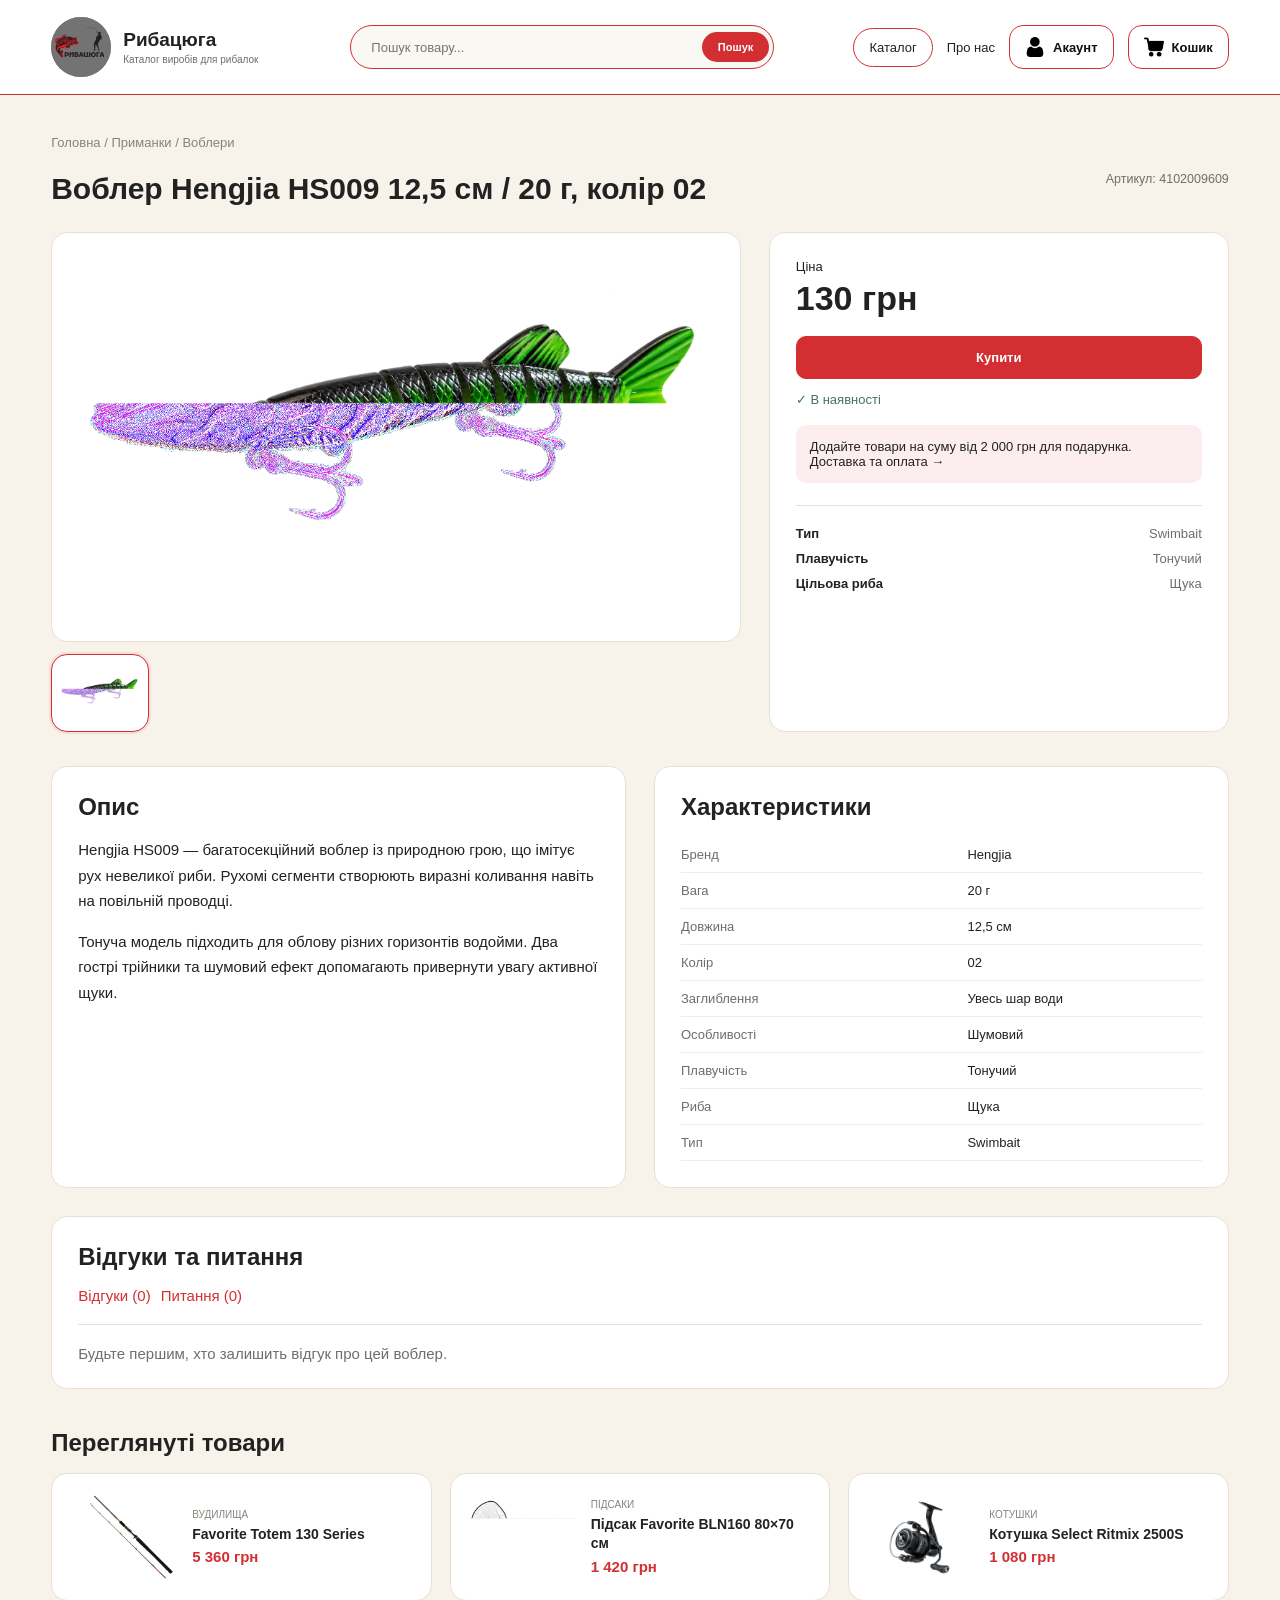
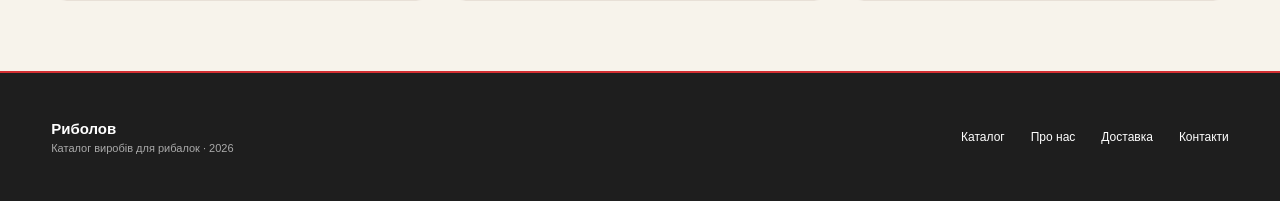
<file: product-lure.html>
<!DOCTYPE html>
<html lang="uk">
  <head>
    <meta charset="utf-8">
    <meta name="viewport" content="width=device-width, initial-scale=1">
    <title>Воблер Hengjia HS009 — Рибацюга</title>
    <link rel="stylesheet" href="styles.css">
    <link rel="stylesheet" href="product.css">
    <link rel="stylesheet" href="cart.css">
  </head>
  <body class="product-page">
    <header class="site-header">
      <div class="container header-inner">
        <a href="index.html" class="brand" aria-label="Рибацюга — головна"><span class="brand-mark"><img src="assets/logo-120.png" width="120" height="120" alt=""></span><span><strong>Рибацюга</strong><small>Каталог виробів для рибалок</small></span></a>
        <form class="header-search" action="catalog.html">
          <input name="q" type="search" placeholder="Пошук товару..." aria-label="Пошук товару">
          <button class="search-button" type="submit">Пошук</button>
        </form>
        <nav class="top-nav" aria-label="Основна навігація">
          <a class="nav-pill" href="catalog.html">Каталог</a>
          <a class="nav-plain" href="about.html">Про нас</a>
          <a class="nav-icon" href="login.html"><img src="assets/user.png" alt="">Акаунт</a>
          <a class="nav-icon" href="cart.html"><img src="assets/cart.png" alt="">Кошик</a>
        </nav>
      </div>
    </header>
    <main class="container product-main">
      <div class="breadcrumb"><a href="index.html">Головна</a> / <a href="catalog.html?category=Приманки">Приманки</a> / <a href="catalog.html?category=Воблери">Воблери</a></div>
      <div class="product-titleline">
        <h1>Воблер Hengjia HS009 12,5 см / 20 г, колір 02</h1>
        <small>Артикул: 4102009609</small>
      </div>
      <div class="product-top">
        <div>
          <div class="gallery-main surface"><img src="assets/hengjia-hs009.png" width="1774" height="887" decoding="async" alt="Воблер Hengjia HS009 у зеленому забарвленні"></div>
          <div class="thumbs" aria-label="Фотографії товару">
            <button class="surface is-selected" type="button" data-photo="assets/hengjia-hs009.png" aria-label="Воблер Hengjia HS009" aria-pressed="true"><img src="assets/hengjia-hs009.png" width="1774" height="887" alt=""></button>
          </div>
        </div>
        <section class="buy-panel surface">
          <div class="price-label">Ціна</div>
          <div class="price">130 грн</div>
          <a href="cart.html" class="btn" data-add-to-cart data-product-id="hengjia-hs009" data-sku="4102009609" data-name="Воблер Hengjia HS009" data-variant="12,5 см · 20 г · колір 02" data-price-value="130" data-image="assets/hengjia-hs009.png">Купити</a>
          <p class="stock">✓ В наявності</p>
          <div class="delivery-note">Додайте товари на суму від 2 000 грн для подарунка.<br><a href="contacts.html">Доставка та оплата →</a></div>
          <div class="product-summary">
            <span><b>Тип</b> Swimbait</span>
            <span><b>Плавучість</b> Тонучий</span>
            <span><b>Цільова риба</b> Щука</span>
          </div>
        </section>
      </div>
      <div class="product-details">
        <section class="details-card surface">
          <h2>Опис</h2>
          <p>Hengjia HS009 — багатосекційний воблер із природною грою, що імітує рух невеликої риби. Рухомі сегменти створюють виразні коливання навіть на повільній проводці.</p>
          <p>Тонуча модель підходить для облову різних горизонтів водойми. Два гострі трійники та шумовий ефект допомагають привернути увагу активної щуки.</p>
        </section>
        <section class="details-card surface">
          <h2>Характеристики</h2>
          <table class="specs">
            <tbody>
              <tr><td>Бренд</td><td>Hengjia</td></tr>
              <tr><td>Вага</td><td>20 г</td></tr>
              <tr><td>Довжина</td><td>12,5 см</td></tr>
              <tr><td>Колір</td><td>02</td></tr>
              <tr><td>Заглиблення</td><td>Увесь шар води</td></tr>
              <tr><td>Особливості</td><td>Шумовий</td></tr>
              <tr><td>Плавучість</td><td>Тонучий</td></tr>
              <tr><td>Риба</td><td>Щука</td></tr>
              <tr><td>Тип</td><td>Swimbait</td></tr>
            </tbody>
          </table>
        </section>
      </div>
      <section class="review-panel surface">
        <h2>Відгуки та питання</h2>
        <div class="review-tabs"><span>Відгуки (0)</span><span>Питання (0)</span></div>
        <div class="review-empty">Будьте першим, хто залишить відгук про цей воблер.</div>
      </section>
      <section class="viewed" id="viewed-products" aria-labelledby="viewed-products-heading">
        <h2 id="viewed-products-heading">Переглянуті товари</h2>
        <div class="viewed-grid">
          <a href="product.html" class="viewed-card surface"><img src="assets/rod.png" width="367" height="289" loading="lazy" decoding="async" alt="Кастингове вудилище Favorite Totem"><span class="viewed-card-copy"><small>Вудилища</small><strong>Favorite Totem 130 Series</strong><b>5 360 грн</b></span></a>
          <a href="product-net.html" class="viewed-card surface"><img src="assets/favorite-bln160-net.png" width="1536" height="1024" loading="lazy" decoding="async" alt="Підсак Favorite BLN160"><span class="viewed-card-copy"><small>Підсаки</small><strong>Підсак Favorite BLN160 80×70 см</strong><b>1 420 грн</b></span></a>
          <a href="product-reel.html" class="viewed-card surface"><img src="assets/select-ritmix-2500s-front.webp" width="1024" height="768" loading="lazy" decoding="async" alt="Котушка Select Ritmix 2500S"><span class="viewed-card-copy"><small>Котушки</small><strong>Котушка Select Ritmix 2500S</strong><b>1 080 грн</b></span></a>
        </div>
      </section>
    </main>
    <div class="photo-modal" hidden>
      <button class="photo-modal-backdrop" type="button" tabindex="-1" aria-label="Закрити перегляд фото"></button>
      <section class="photo-modal-window" role="dialog" aria-modal="true" aria-labelledby="photo-modal-title">
        <button class="photo-modal-close" type="button" aria-label="Закрити">×</button>
        <img src="assets/hengjia-hs009.png" alt="">
        <p id="photo-modal-title">Воблер Hengjia HS009</p>
      </section>
    </div>
    <footer class="site-footer">
      <div class="container footer-inner">
        <div><strong>Риболов</strong><small>Каталог виробів для рибалок · 2026</small></div>
        <nav class="footer-links" aria-label="Навігація в підвалі"><a href="catalog.html">Каталог</a><a href="about.html">Про нас</a><a href="contacts.html">Доставка</a><a href="contacts.html">Контакти</a></nav>
      </div>
    </footer>
    <script src="cart.js"></script>
    <script src="product.js"></script>
  </body>
</html>
</file>
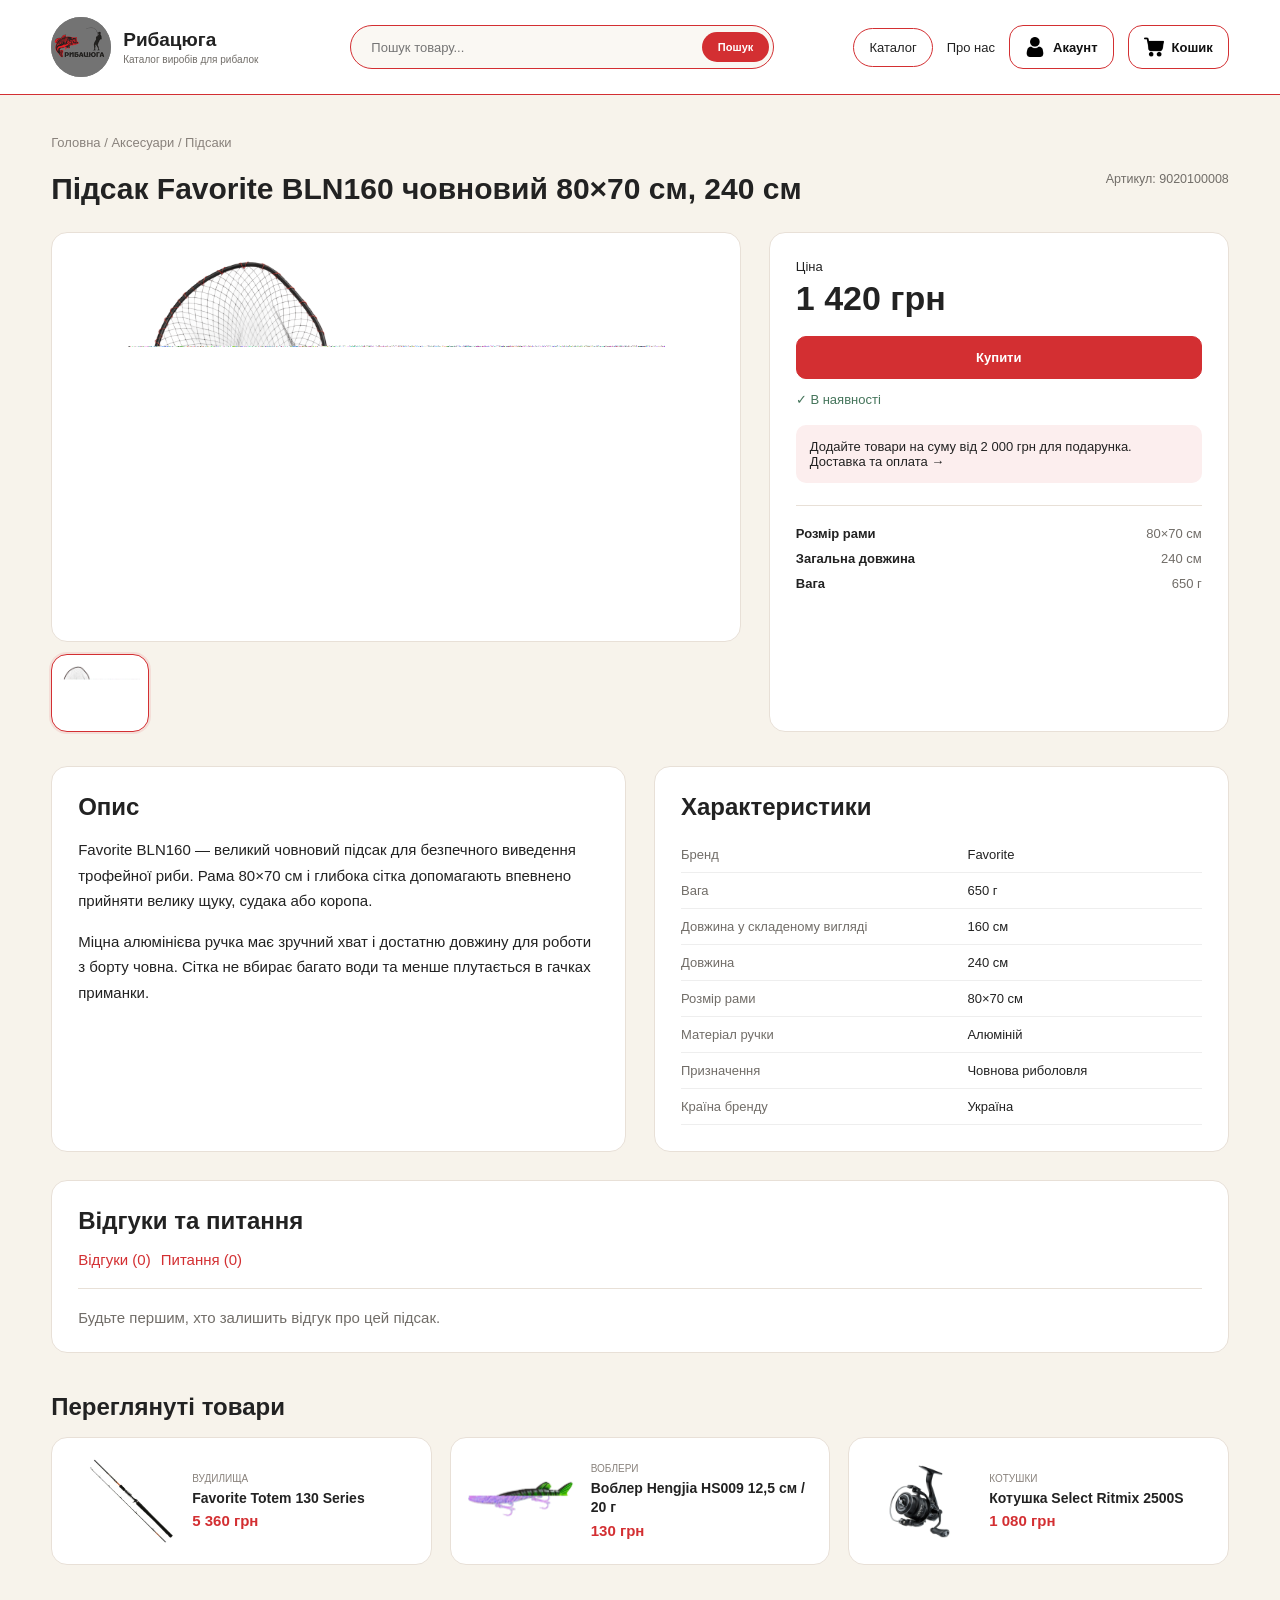
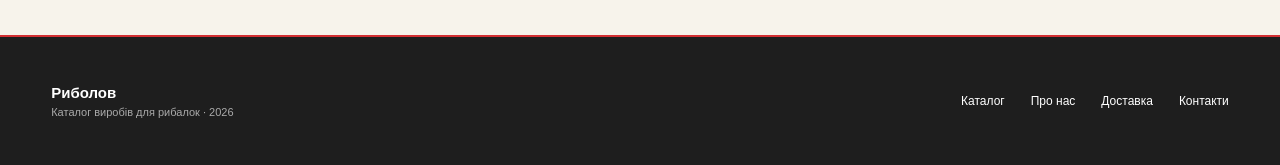
<file: product-net.html>
<!DOCTYPE html>
<html lang="uk">
  <head>
    <meta charset="utf-8">
    <meta name="viewport" content="width=device-width, initial-scale=1">
    <title>Підсак Favorite BLN160 — Рибацюга</title>
    <link rel="stylesheet" href="styles.css">
    <link rel="stylesheet" href="product.css">
    <link rel="stylesheet" href="cart.css">
  </head>
  <body class="product-page">
    <header class="site-header">
      <div class="container header-inner">
        <a href="index.html" class="brand" aria-label="Рибацюга — головна"><span class="brand-mark"><img src="assets/logo-120.png" width="120" height="120" alt=""></span><span><strong>Рибацюга</strong><small>Каталог виробів для рибалок</small></span></a>
        <form class="header-search" action="catalog.html">
          <input name="q" type="search" placeholder="Пошук товару..." aria-label="Пошук товару">
          <button class="search-button" type="submit">Пошук</button>
        </form>
        <nav class="top-nav" aria-label="Основна навігація">
          <a class="nav-pill" href="catalog.html">Каталог</a>
          <a class="nav-plain" href="about.html">Про нас</a>
          <a class="nav-icon" href="login.html"><img src="assets/user.png" alt="">Акаунт</a>
          <a class="nav-icon" href="cart.html"><img src="assets/cart.png" alt="">Кошик</a>
        </nav>
      </div>
    </header>
    <main class="container product-main">
      <div class="breadcrumb"><a href="index.html">Головна</a> / <a href="catalog.html?category=Аксесуари">Аксесуари</a> / <a href="catalog.html?category=Підсаки">Підсаки</a></div>
      <div class="product-titleline">
        <h1>Підсак Favorite BLN160 човновий 80×70 см, 240 см</h1>
        <small>Артикул: 9020100008</small>
      </div>
      <div class="product-top">
        <div>
          <div class="gallery-main surface"><img src="assets/favorite-bln160-net.png" width="1536" height="1024" decoding="async" alt="Човновий підсак Favorite BLN160"></div>
          <div class="thumbs" aria-label="Фотографії товару">
            <button class="surface is-selected" type="button" data-photo="assets/favorite-bln160-net.png" aria-label="Підсак Favorite BLN160" aria-pressed="true"><img src="assets/favorite-bln160-net.png" width="1536" height="1024" alt=""></button>
          </div>
        </div>
        <section class="buy-panel surface">
          <div class="price-label">Ціна</div>
          <div class="price">1 420 грн</div>
          <a href="cart.html" class="btn" data-add-to-cart data-product-id="favorite-bln160" data-sku="9020100008" data-name="Підсак Favorite BLN160 човновий" data-variant="80×70 см · 240 см" data-price-value="1420" data-image="assets/favorite-bln160-net.png">Купити</a>
          <p class="stock">✓ В наявності</p>
          <div class="delivery-note">Додайте товари на суму від 2 000 грн для подарунка.<br><a href="contacts.html">Доставка та оплата →</a></div>
          <div class="product-summary">
            <span><b>Розмір рами</b> 80×70 см</span>
            <span><b>Загальна довжина</b> 240 см</span>
            <span><b>Вага</b> 650 г</span>
          </div>
        </section>
      </div>
      <div class="product-details">
        <section class="details-card surface">
          <h2>Опис</h2>
          <p>Favorite BLN160 — великий човновий підсак для безпечного виведення трофейної риби. Рама 80×70 см і глибока сітка допомагають впевнено прийняти велику щуку, судака або коропа.</p>
          <p>Міцна алюмінієва ручка має зручний хват і достатню довжину для роботи з борту човна. Сітка не вбирає багато води та менше плутається в гачках приманки.</p>
        </section>
        <section class="details-card surface">
          <h2>Характеристики</h2>
          <table class="specs">
            <tbody>
              <tr><td>Бренд</td><td>Favorite</td></tr>
              <tr><td>Вага</td><td>650 г</td></tr>
              <tr><td>Довжина у складеному вигляді</td><td>160 см</td></tr>
              <tr><td>Довжина</td><td>240 см</td></tr>
              <tr><td>Розмір рами</td><td>80×70 см</td></tr>
              <tr><td>Матеріал ручки</td><td>Алюміній</td></tr>
              <tr><td>Призначення</td><td>Човнова риболовля</td></tr>
              <tr><td>Країна бренду</td><td>Україна</td></tr>
            </tbody>
          </table>
        </section>
      </div>
      <section class="review-panel surface">
        <h2>Відгуки та питання</h2>
        <div class="review-tabs"><span>Відгуки (0)</span><span>Питання (0)</span></div>
        <div class="review-empty">Будьте першим, хто залишить відгук про цей підсак.</div>
      </section>
      <section class="viewed" id="viewed-products" aria-labelledby="viewed-products-heading">
        <h2 id="viewed-products-heading">Переглянуті товари</h2>
        <div class="viewed-grid">
          <a href="product.html" class="viewed-card surface"><img src="assets/rod.png" width="367" height="289" loading="lazy" decoding="async" alt="Кастингове вудилище Favorite Totem"><span class="viewed-card-copy"><small>Вудилища</small><strong>Favorite Totem 130 Series</strong><b>5 360 грн</b></span></a>
          <a href="product-lure.html" class="viewed-card surface"><img src="assets/hengjia-hs009.png" width="1774" height="887" loading="lazy" decoding="async" alt="Воблер Hengjia HS009"><span class="viewed-card-copy"><small>Воблери</small><strong>Воблер Hengjia HS009 12,5 см / 20 г</strong><b>130 грн</b></span></a>
          <a href="product-reel.html" class="viewed-card surface"><img src="assets/select-ritmix-2500s-front.webp" width="1024" height="768" loading="lazy" decoding="async" alt="Котушка Select Ritmix 2500S"><span class="viewed-card-copy"><small>Котушки</small><strong>Котушка Select Ritmix 2500S</strong><b>1 080 грн</b></span></a>
        </div>
      </section>
    </main>
    <div class="photo-modal" hidden>
      <button class="photo-modal-backdrop" type="button" tabindex="-1" aria-label="Закрити перегляд фото"></button>
      <section class="photo-modal-window" role="dialog" aria-modal="true" aria-labelledby="photo-modal-title">
        <button class="photo-modal-close" type="button" aria-label="Закрити">×</button>
        <img src="assets/favorite-bln160-net.png" alt="">
        <p id="photo-modal-title">Підсак Favorite BLN160</p>
      </section>
    </div>
    <footer class="site-footer">
      <div class="container footer-inner">
        <div><strong>Риболов</strong><small>Каталог виробів для рибалок · 2026</small></div>
        <nav class="footer-links" aria-label="Навігація в підвалі"><a href="catalog.html">Каталог</a><a href="about.html">Про нас</a><a href="contacts.html">Доставка</a><a href="contacts.html">Контакти</a></nav>
      </div>
    </footer>
    <script src="cart.js"></script>
    <script src="product.js"></script>
  </body>
</html>
</file>
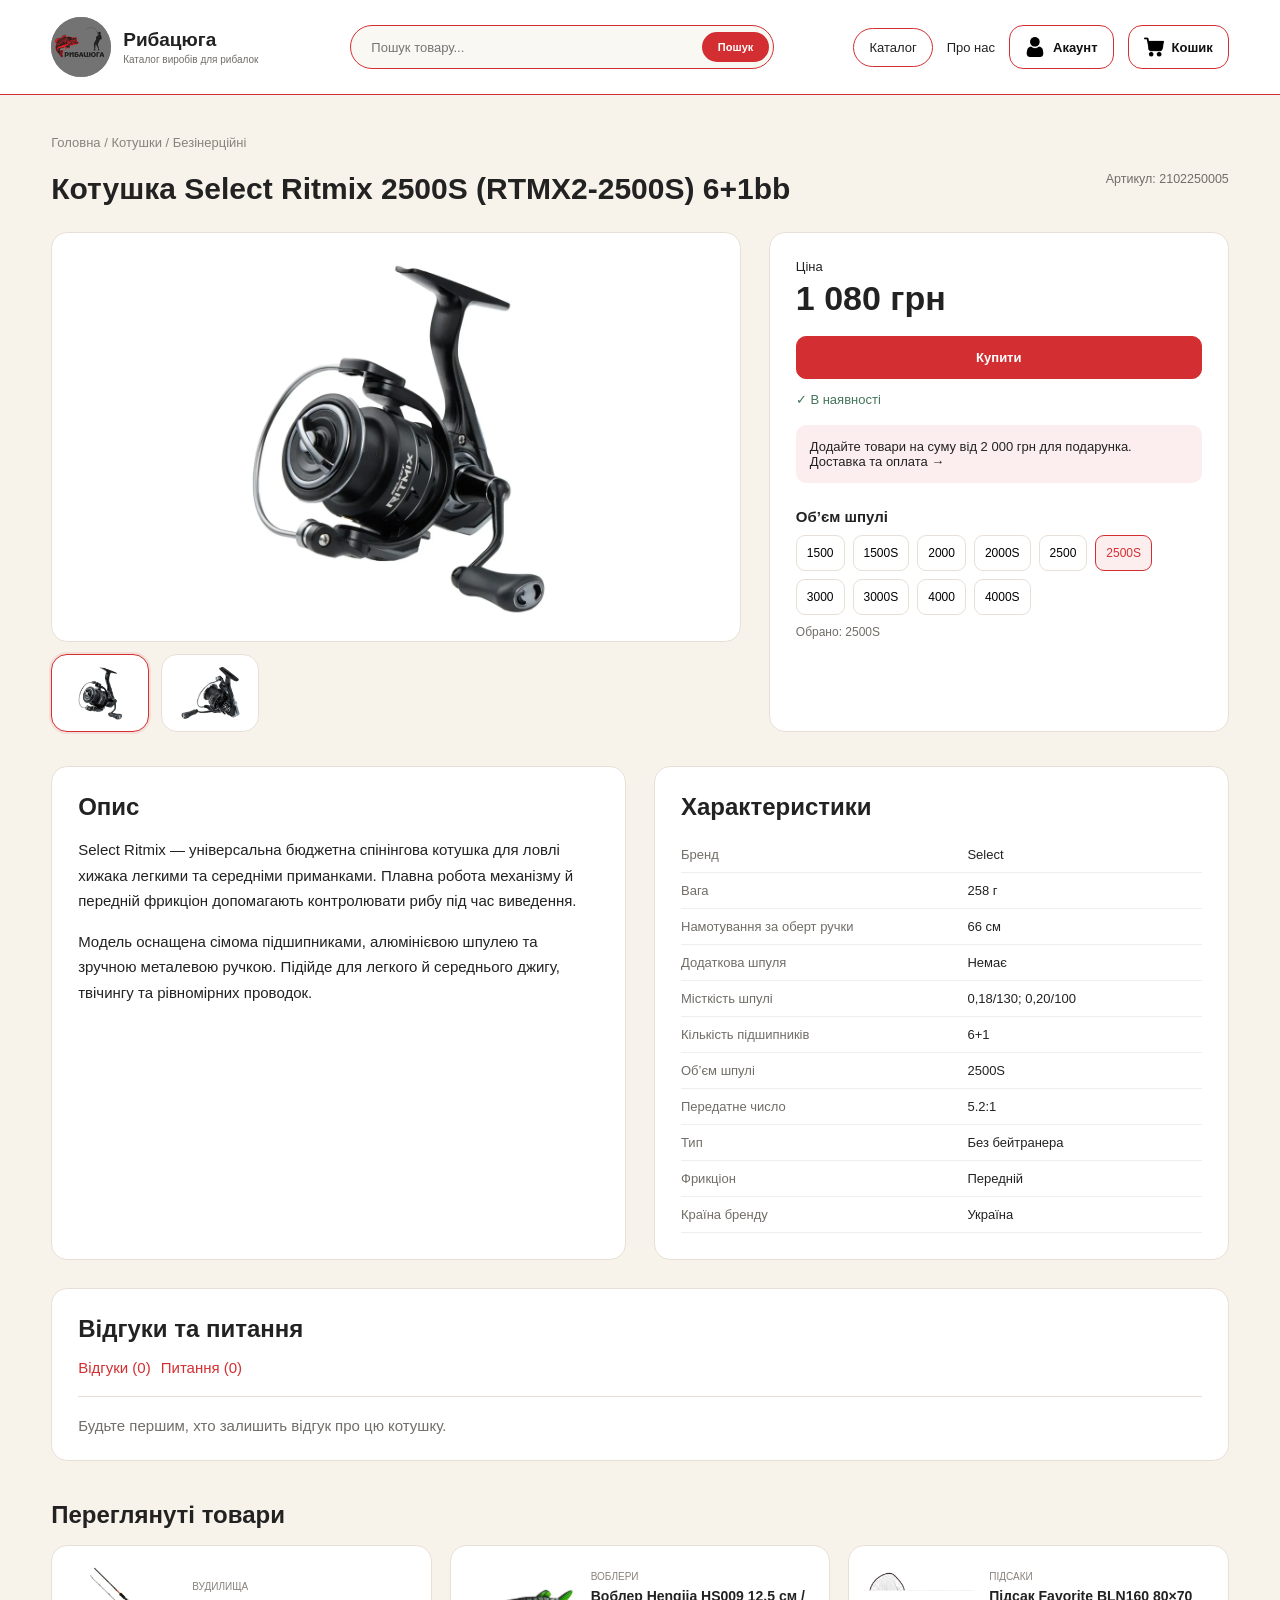
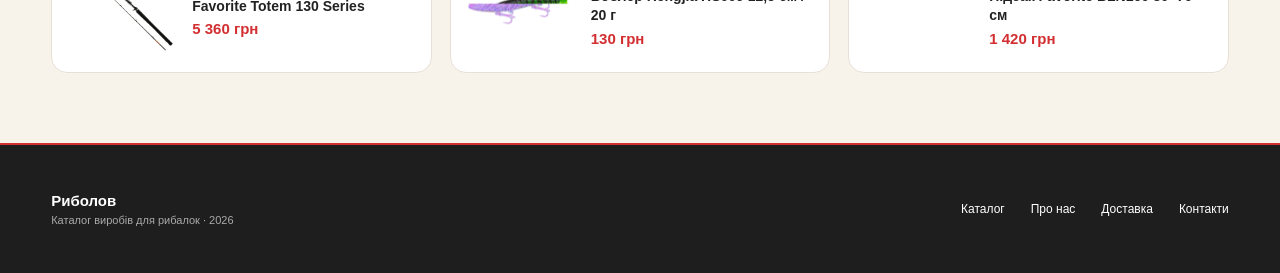
<file: product-reel.html>
<!DOCTYPE html>
<html lang="uk">
  <head>
    <meta charset="utf-8">
    <meta name="viewport" content="width=device-width, initial-scale=1">
    <title>Котушка Select Ritmix 2500S — Рибацюга</title>
    <link rel="stylesheet" href="styles.css">
    <link rel="stylesheet" href="product.css">
    <link rel="stylesheet" href="cart.css">
  </head>
  <body class="product-page">
    <header class="site-header">
      <div class="container header-inner">
        <a href="index.html" class="brand" aria-label="Рибацюга — головна"><span class="brand-mark"><img src="assets/logo-120.png" width="120" height="120" alt=""></span><span><strong>Рибацюга</strong><small>Каталог виробів для рибалок</small></span></a>
        <form class="header-search" action="catalog.html">
          <input name="q" type="search" placeholder="Пошук товару..." aria-label="Пошук товару">
          <button class="search-button" type="submit">Пошук</button>
        </form>
        <nav class="top-nav" aria-label="Основна навігація">
          <a class="nav-pill" href="catalog.html">Каталог</a>
          <a class="nav-plain" href="about.html">Про нас</a>
          <a class="nav-icon" href="login.html"><img src="assets/user.png" alt="">Акаунт</a>
          <a class="nav-icon" href="cart.html"><img src="assets/cart.png" alt="">Кошик</a>
        </nav>
      </div>
    </header>
    <main class="container product-main">
      <div class="breadcrumb"><a href="index.html">Головна</a> / <a href="catalog.html?category=Котушки">Котушки</a> / <a href="catalog.html?category=Безінерційні">Безінерційні</a></div>
      <div class="product-titleline">
        <h1>Котушка Select Ritmix <span class="product-variant-name">2500S (RTMX2-2500S)</span> 6+1bb</h1>
        <small>Артикул: 2102250005</small>
      </div>
      <div class="product-top">
        <div>
          <div class="gallery-main surface"><img src="assets/select-ritmix-2500s-front.webp" width="1024" height="768" decoding="async" alt="Котушка Select Ritmix 2500S, вигляд спереду"></div>
          <div class="thumbs" aria-label="Фотографії товару">
            <button class="surface is-selected" type="button" data-photo="assets/select-ritmix-2500s-front.webp" aria-label="Котушка Select Ritmix 2500S, вигляд спереду" aria-pressed="true"><img src="assets/select-ritmix-2500s-front.webp" width="1024" height="768" alt=""></button>
            <button class="surface" type="button" data-photo="assets/select-ritmix-2500s-back.webp" aria-label="Котушка Select Ritmix 2500S, вигляд ззаду" aria-pressed="false"><img src="assets/select-ritmix-2500s-back.webp" width="1024" height="768" alt=""></button>
          </div>
        </div>
        <section class="buy-panel surface">
          <div class="price-label">Ціна</div>
          <div class="price">1 080 грн</div>
          <a href="cart.html" class="btn" data-add-to-cart data-product-id="select-ritmix" data-sku="2102250005" data-name="Котушка Select Ritmix" data-variant="2500S" data-price-value="1080" data-image="assets/select-ritmix-2500s-front.webp">Купити</a>
          <p class="stock">✓ В наявності</p>
          <div class="delivery-note">Додайте товари на суму від 2 000 грн для подарунка.<br><a href="contacts.html">Доставка та оплата →</a></div>
          <div class="variant-title">Об’єм шпулі</div>
          <div class="variants" aria-label="Вибір об’єму шпулі">
            <button type="button" data-title="1500 (RTMX2-1500)" data-spec-value="1500" data-price="1 080 грн" data-price-value="1080" data-sku="2102250005-1500" aria-pressed="false">1500</button>
            <button type="button" data-title="1500S (RTMX2-1500S)" data-spec-value="1500S" data-price="1 080 грн" data-price-value="1080" data-sku="2102250005-1500S" aria-pressed="false">1500S</button>
            <button type="button" data-title="2000 (RTMX2-2000)" data-spec-value="2000" data-price="1 080 грн" data-price-value="1080" data-sku="2102250005-2000" aria-pressed="false">2000</button>
            <button type="button" data-title="2000S (RTMX2-2000S)" data-spec-value="2000S" data-price="1 080 грн" data-price-value="1080" data-sku="2102250005-2000S" aria-pressed="false">2000S</button>
            <button type="button" data-title="2500 (RTMX2-2500)" data-spec-value="2500" data-price="1 080 грн" data-price-value="1080" data-sku="2102250005-2500" aria-pressed="false">2500</button>
            <button class="is-selected" type="button" data-title="2500S (RTMX2-2500S)" data-spec-value="2500S" data-price="1 080 грн" data-price-value="1080" data-sku="2102250005" aria-pressed="true">2500S</button>
            <button type="button" data-title="3000 (RTMX2-3000)" data-spec-value="3000" data-price="1 080 грн" data-price-value="1080" data-sku="2102250005-3000" aria-pressed="false">3000</button>
            <button type="button" data-title="3000S (RTMX2-3000S)" data-spec-value="3000S" data-price="1 080 грн" data-price-value="1080" data-sku="2102250005-3000S" aria-pressed="false">3000S</button>
            <button type="button" data-title="4000 (RTMX2-4000)" data-spec-value="4000" data-price="1 080 грн" data-price-value="1080" data-sku="2102250005-4000" aria-pressed="false">4000</button>
            <button type="button" data-title="4000S (RTMX2-4000S)" data-spec-value="4000S" data-price="1 080 грн" data-price-value="1080" data-sku="2102250005-4000S" aria-pressed="false">4000S</button>
          </div>
          <div class="selected-variant" aria-live="polite">Обрано: 2500S</div>
        </section>
      </div>
      <div class="product-details">
        <section class="details-card surface">
          <h2>Опис</h2>
          <p>Select Ritmix — універсальна бюджетна спінінгова котушка для ловлі хижака легкими та середніми приманками. Плавна робота механізму й передній фрикціон допомагають контролювати рибу під час виведення.</p>
          <p>Модель оснащена сімома підшипниками, алюмінієвою шпулею та зручною металевою ручкою. Підійде для легкого й середнього джигу, твічингу та рівномірних проводок.</p>
        </section>
        <section class="details-card surface">
          <h2>Характеристики</h2>
          <table class="specs">
            <tbody>
              <tr><td>Бренд</td><td>Select</td></tr>
              <tr><td>Вага</td><td>258 г</td></tr>
              <tr><td>Намотування за оберт ручки</td><td>66 см</td></tr>
              <tr><td>Додаткова шпуля</td><td>Немає</td></tr>
              <tr><td>Місткість шпулі</td><td>0,18/130; 0,20/100</td></tr>
              <tr><td>Кількість підшипників</td><td>6+1</td></tr>
              <tr><td>Об’єм шпулі</td><td data-variant-spec>2500S</td></tr>
              <tr><td>Передатне число</td><td>5.2:1</td></tr>
              <tr><td>Тип</td><td>Без бейтранера</td></tr>
              <tr><td>Фрикціон</td><td>Передній</td></tr>
              <tr><td>Країна бренду</td><td>Україна</td></tr>
            </tbody>
          </table>
        </section>
      </div>
      <section class="review-panel surface">
        <h2>Відгуки та питання</h2>
        <div class="review-tabs"><span>Відгуки (0)</span><span>Питання (0)</span></div>
        <div class="review-empty">Будьте першим, хто залишить відгук про цю котушку.</div>
      </section>
      <section class="viewed" id="viewed-products" aria-labelledby="viewed-products-heading">
        <h2 id="viewed-products-heading">Переглянуті товари</h2>
        <div class="viewed-grid">
          <a href="product.html" class="viewed-card surface"><img src="assets/rod.png" width="367" height="289" loading="lazy" decoding="async" alt="Кастингове вудилище Favorite Totem"><span class="viewed-card-copy"><small>Вудилища</small><strong>Favorite Totem 130 Series</strong><b>5 360 грн</b></span></a>
          <a href="product-lure.html" class="viewed-card surface"><img src="assets/hengjia-hs009.png" width="1774" height="887" loading="lazy" decoding="async" alt="Воблер Hengjia HS009"><span class="viewed-card-copy"><small>Воблери</small><strong>Воблер Hengjia HS009 12,5 см / 20 г</strong><b>130 грн</b></span></a>
          <a href="product-net.html" class="viewed-card surface"><img src="assets/favorite-bln160-net.png" width="1536" height="1024" loading="lazy" decoding="async" alt="Підсак Favorite BLN160"><span class="viewed-card-copy"><small>Підсаки</small><strong>Підсак Favorite BLN160 80×70 см</strong><b>1 420 грн</b></span></a>
        </div>
      </section>
    </main>
    <div class="photo-modal" hidden>
      <button class="photo-modal-backdrop" type="button" tabindex="-1" aria-label="Закрити перегляд фото"></button>
      <section class="photo-modal-window" role="dialog" aria-modal="true" aria-labelledby="photo-modal-title">
        <button class="photo-modal-close" type="button" aria-label="Закрити">×</button>
        <img src="assets/select-ritmix-2500s-front.webp" alt="">
        <p id="photo-modal-title">Котушка Select Ritmix 2500S</p>
      </section>
    </div>
    <footer class="site-footer">
      <div class="container footer-inner">
        <div><strong>Риболов</strong><small>Каталог виробів для рибалок · 2026</small></div>
        <nav class="footer-links" aria-label="Навігація в підвалі"><a href="catalog.html">Каталог</a><a href="about.html">Про нас</a><a href="contacts.html">Доставка</a><a href="contacts.html">Контакти</a></nav>
      </div>
    </footer>
    <script src="cart.js"></script>
    <script src="product.js"></script>
  </body>
</html>
</file>
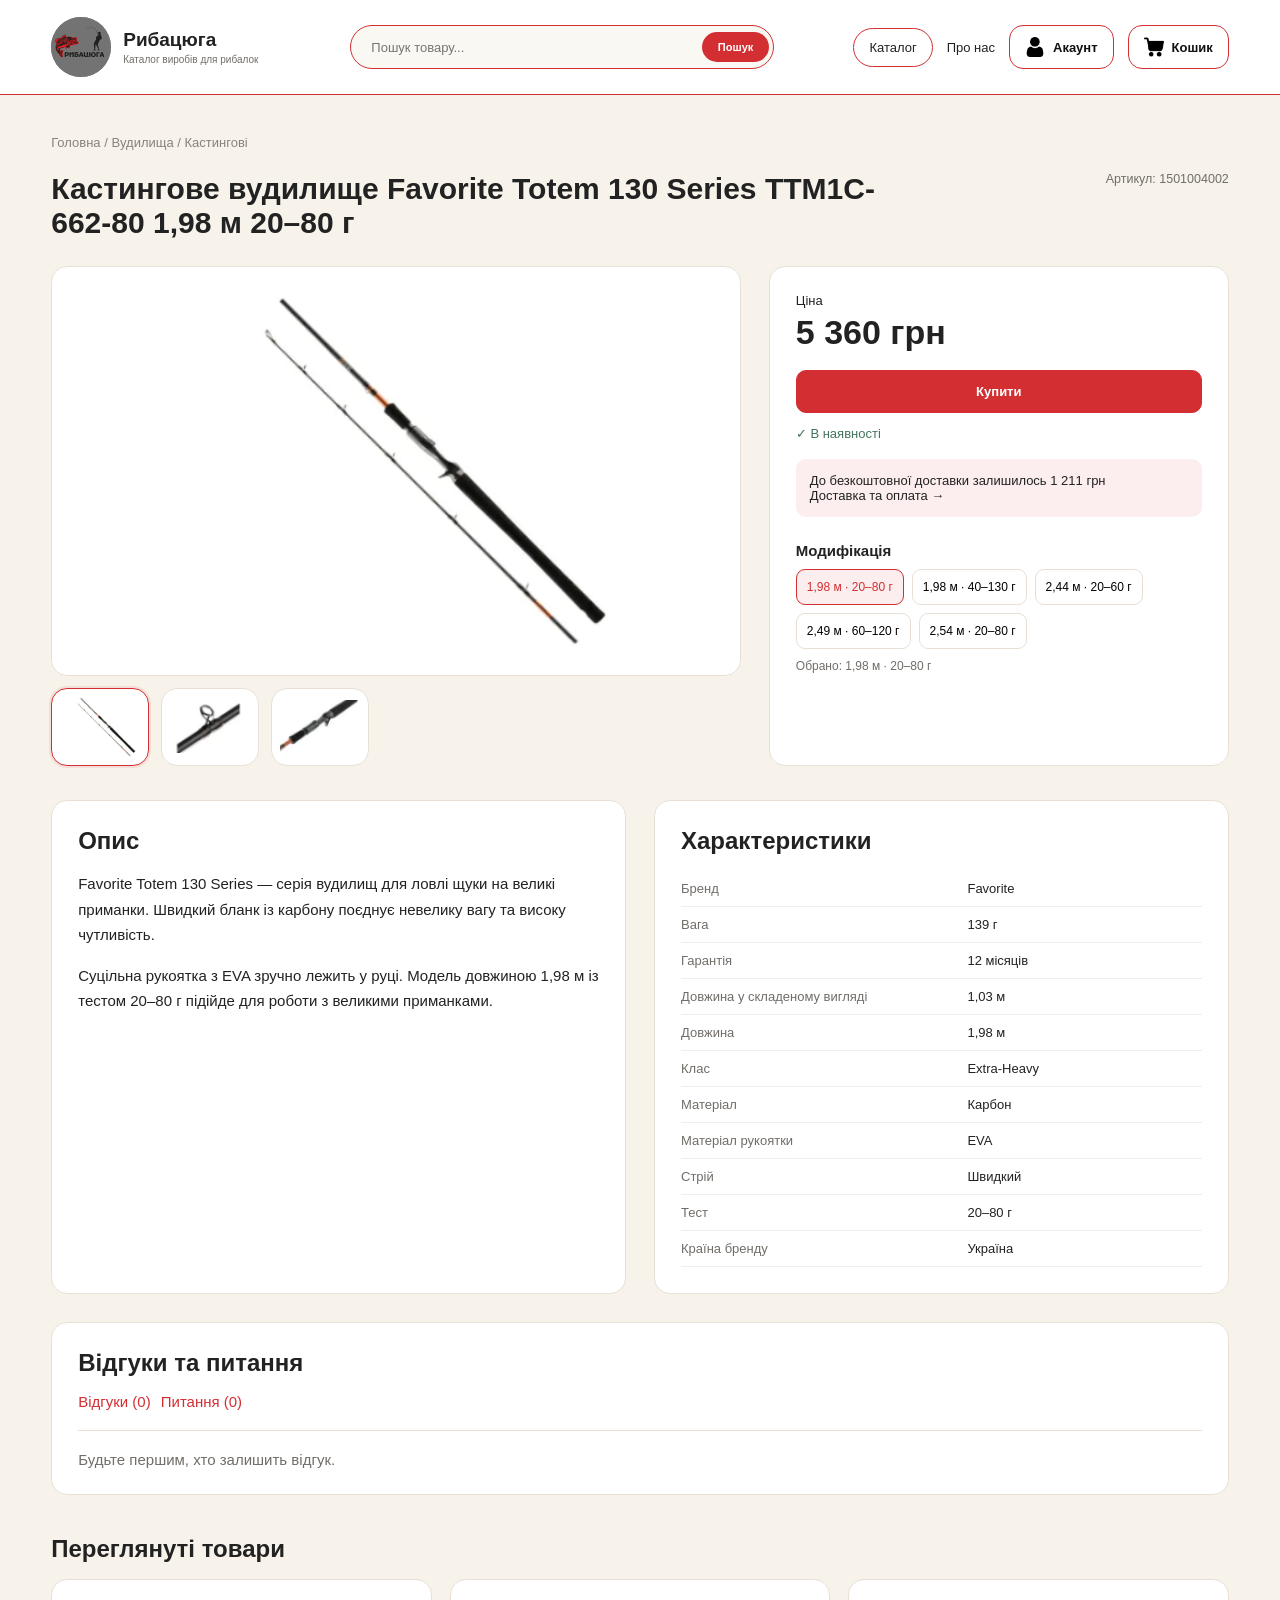
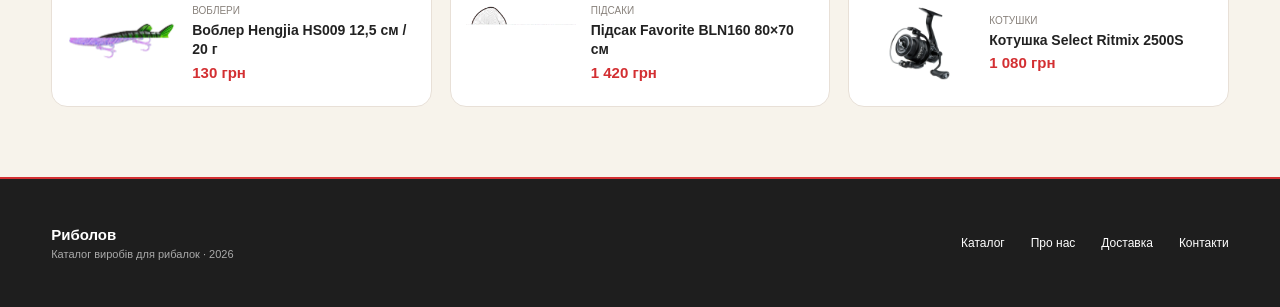
<file: product.html>
<!DOCTYPE html>
<html lang="uk">
  <head>
    <meta charset="utf-8">
    <meta name="viewport" content="width=device-width, initial-scale=1">
    <title>Favorite Totem 130 Series — Риболов</title>
    <link rel="stylesheet" href="styles.css">
    <link rel="stylesheet" href="product.css">
    <link rel="stylesheet" href="cart.css">
  </head>
  <body class="product-page">
    <header class="site-header">
      <div class="container header-inner">
        <a href="index.html" class="brand" aria-label="Рибацюга — головна"><span class="brand-mark"><img src="assets/logo-120.png" width="120" height="120" alt=""></span><span><strong>Рибацюга</strong><small>Каталог виробів для рибалок</small></span></a>
        <form class="header-search" action="catalog.html">
          <input name="q" type="search" placeholder="Пошук товару..." aria-label="Пошук товару">
          <button class="search-button" type="submit">Пошук</button>
        </form>
        <nav class="top-nav" aria-label="Основна навігація">
          <a class="nav-pill" href="catalog.html">Каталог</a>
          <a class="nav-plain" href="about.html">Про нас</a>
          <a class="nav-icon" href="login.html"><img src="assets/user.png" alt="">Акаунт</a>
          <a class="nav-icon" href="cart.html"><img src="assets/cart.png" alt="">Кошик</a>
        </nav>
      </div>
    </header>
    <main class="container product-main">
      <div class="breadcrumb"><a href="index.html">Головна</a> / <a href="catalog.html">Вудилища</a> / Кастингові</div>
      <div class="product-titleline">
        <h1>Кастингове вудилище Favorite Totem 130 Series TTM1C-662-80 <span class="product-variant-name">1,98 м 20–80 г</span></h1>
        <small>Артикул: 1501004002</small>
      </div>
      <div class="product-top">
        <div>
          <div class="gallery-main surface"><img src="assets/rod.png" width="367" height="289" decoding="async" alt="Кастингове вудилище Favorite Totem 130 Series"></div>
          <div class="thumbs" aria-label="Фотографії товару">
            <button class="surface is-selected" type="button" data-photo="assets/rod.png" aria-label="Вудилище" aria-pressed="true"><img src="assets/rod.png" width="367" height="289" alt=""></button>
            <button class="surface" type="button" data-photo="assets/guide.png" aria-label="Кільце вудилища" aria-pressed="false"><img src="assets/guide.png" width="74" height="48" alt=""></button>
            <button class="surface" type="button" data-photo="assets/handle.png" aria-label="Рукоятка" aria-pressed="false"><img src="assets/handle.png" width="72" height="48" alt=""></button>
          </div>
        </div>
        <section class="buy-panel surface">
          <div class="price-label">Ціна</div>
          <div class="price">5 360 грн</div>
          <a href="cart.html" class="btn" data-add-to-cart data-product-id="favorite-totem-130" data-sku="1501004002" data-name="Кастингове вудилище Favorite Totem 130 Series" data-variant="1,98 м · 20–80 г" data-price-value="5360" data-image="assets/rod.png">Купити</a>
          <p class="stock">✓ В наявності</p>
          <div class="delivery-note">До безкоштовної доставки залишилось 1 211 грн<br><a href="contacts.html">Доставка та оплата →</a></div>
          <div class="variant-title">Модифікація</div>
          <div class="variants" aria-label="Вибір модифікації">
            <button class="is-selected" type="button" data-price="5 360 грн" data-price-value="5360" data-sku="1501004002" data-length="1,98 м" data-test="20–80 г" aria-pressed="true">1,98 м · 20–80 г</button>
            <button type="button" data-price="5 580 грн" data-price-value="5580" data-sku="1501004003" data-length="1,98 м" data-test="40–130 г" aria-pressed="false">1,98 м · 40–130 г</button>
            <button type="button" data-price="5 490 грн" data-price-value="5490" data-sku="1501004004" data-length="2,44 м" data-test="20–60 г" aria-pressed="false">2,44 м · 20–60 г</button>
            <button type="button" data-price="5 980 грн" data-price-value="5980" data-sku="1501004005" data-length="2,49 м" data-test="60–120 г" aria-pressed="false">2,49 м · 60–120 г</button>
            <button type="button" data-price="5 740 грн" data-price-value="5740" data-sku="1501004006" data-length="2,54 м" data-test="20–80 г" aria-pressed="false">2,54 м · 20–80 г</button>
          </div>
          <div class="selected-variant" aria-live="polite">Обрано: 1,98 м · 20–80 г</div>
        </section>
      </div>
      <div class="product-details">
        <section class="details-card surface">
          <h2>Опис</h2>
          <p>Favorite Totem 130 Series — серія вудилищ для ловлі щуки на великі приманки. Швидкий бланк із карбону поєднує невелику вагу та високу чутливість.</p>
          <p>Суцільна рукоятка з EVA зручно лежить у руці. Модель довжиною 1,98 м із тестом 20–80 г підійде для роботи з великими приманками.</p>
        </section>
        <section class="details-card surface">
          <h2>Характеристики</h2>
          <table class="specs">
            <tbody>
              <tr><td>Бренд</td><td>Favorite</td></tr>
              <tr><td>Вага</td><td>139 г</td></tr>
              <tr><td>Гарантія</td><td>12 місяців</td></tr>
              <tr><td>Довжина у складеному вигляді</td><td>1,03 м</td></tr>
              <tr><td>Довжина</td><td>1,98 м</td></tr>
              <tr><td>Клас</td><td>Extra-Heavy</td></tr>
              <tr><td>Матеріал</td><td>Карбон</td></tr>
              <tr><td>Матеріал рукоятки</td><td>EVA</td></tr>
              <tr><td>Стрій</td><td>Швидкий</td></tr>
              <tr><td>Тест</td><td>20–80 г</td></tr>
              <tr><td>Країна бренду</td><td>Україна</td></tr>
            </tbody>
          </table>
        </section>
      </div>
      <section class="review-panel surface">
        <h2>Відгуки та питання</h2>
        <div class="review-tabs"><span>Відгуки (0)</span><span>Питання (0)</span></div>
        <div class="review-empty">Будьте першим, хто залишить відгук.</div>
      </section>
      <section class="viewed" id="viewed-products" aria-labelledby="viewed-products-heading">
        <h2 id="viewed-products-heading">Переглянуті товари</h2>
        <div class="viewed-grid">
          <a href="product-lure.html" class="viewed-card surface">
            <img src="assets/hengjia-hs009.png" width="1774" height="887" loading="lazy" decoding="async" alt="Воблер Hengjia HS009">
            <span class="viewed-card-copy"><small>Воблери</small><strong>Воблер Hengjia HS009 12,5 см / 20 г</strong><b>130 грн</b></span>
          </a>
          <a href="product-net.html" class="viewed-card surface">
            <img src="assets/favorite-bln160-net.png" width="1536" height="1024" loading="lazy" decoding="async" alt="Підсак Favorite BLN160">
            <span class="viewed-card-copy"><small>Підсаки</small><strong>Підсак Favorite BLN160 80×70 см</strong><b>1 420 грн</b></span>
          </a>
          <a href="product-reel.html" class="viewed-card surface">
            <img src="assets/select-ritmix-2500s-front.webp" width="1024" height="768" loading="lazy" decoding="async" alt="Котушка Select Ritmix 2500S">
            <span class="viewed-card-copy"><small>Котушки</small><strong>Котушка Select Ritmix 2500S</strong><b>1 080 грн</b></span>
          </a>
        </div>
      </section>
    </main>
    <div class="photo-modal" hidden>
      <button class="photo-modal-backdrop" type="button" tabindex="-1" aria-label="Закрити перегляд фото"></button>
      <section class="photo-modal-window" role="dialog" aria-modal="true" aria-labelledby="photo-modal-title">
        <button class="photo-modal-close" type="button" aria-label="Закрити">×</button>
        <img src="assets/rod.png" alt="">
        <p id="photo-modal-title">Вудилище</p>
      </section>
    </div>
    <footer class="site-footer">
      <div class="container footer-inner">
        <div><strong>Риболов</strong><small>Каталог виробів для рибалок · 2026</small></div>
        <nav class="footer-links" aria-label="Навігація в підвалі">
          <a href="catalog.html">Каталог</a>
          <a href="about.html">Про нас</a>
          <a href="contacts.html">Доставка</a>
          <a href="contacts.html">Контакти</a>
        </nav>
      </div>
    </footer>
    <script src="cart.js"></script>
    <script src="product.js"></script>
  </body>
</html>
</file>
<file: styles.css>
/* 1. Загальні стилі для всіх сторінок */
* {
  box-sizing: border-box;
}

body {
  margin: 0;
  background: #f7f3eb;
  color: #222;
  font-family: Arial, sans-serif;
  font-size: 15px;
}

a {
  color: inherit;
  text-decoration: none;
}

img {
  max-width: 100%;
}

button, input, select {
  font: inherit;
}

button {
  cursor: pointer;
}

.container {
  width: 92%;
  max-width: 1320px;
  margin: 0 auto;
}

.surface {
  background: white;
  border: 1px solid #e8e0d7;
  border-radius: 16px;
}

.btn {
  display: inline-block;
  padding: 13px 20px;
  border: 1px solid #d32f32;
  border-radius: 10px;
  background: #d32f32;
  color: white;
  font-weight: bold;
  font-size: 13px;
  text-align: center;
}

.btn-outline {
  background: white;
  color: #d32f32;
}

.page-title {
  margin: 0;
  font-size: 34px;
}

.page-intro, .lead {
  color: #716d68;
  line-height: 1.6;
}

.breadcrumb {
  margin: 40px 0 22px;
  color: #89827c;
  font-size: 13px;
}

.breadcrumb span, .eyebrow {
  color: #d32f32;
}

/* 2. Верхнє меню — однакове на всіх сторінках */
.site-header {
  background: white;
  border-bottom: 1px solid #d32f32;
}

.header-inner {
  height: 94px;
  display: flex;
  align-items: center;
  justify-content: space-between;
  gap: 24px;
}

.brand {
  display: flex;
  align-items: center;
  gap: 12px;
  min-width: 220px;
}

.brand-mark {
  width: 60px;
  height: 60px;
  border-radius: 50%;
  background: #777;
  display: flex;
  align-items: center;
  justify-content: center;
  overflow: hidden;
  flex-shrink: 0;
}

.brand-mark img {
  display: block;
  width: 100%;
  height: 100%;
  object-fit: cover;
}

.brand strong, .brand small {
  display: block;
}

.brand strong {
  font-size: 19px;
}

.brand small {
  margin-top: 3px;
  color: #716d68;
  font-size: 10px;
}

.header-search {
  display: flex;
  align-items: center;
  width: 36%;
  height: 44px;
  padding: 4px;
  border: 1px solid #d32f32;
  border-radius: 24px;
  background: #faf8f3;
}

.header-search input {
  flex: 1;
  min-width: 0;
  padding-left: 16px;
  border: 0;
  outline: 0;
  background: transparent;
  font-size: 13px;
}

.search-button {
  padding: 9px 16px;
  border: 0;
  border-radius: 20px;
  background: #d32f32;
  color: white;
  font-size: 11px;
  font-weight: bold;
}

.top-nav {
  display: flex;
  align-items: center;
  gap: 14px;
  white-space: nowrap;
  font-size: 13px;
}

.nav-pill, .nav-icon {
  padding: 11px 15px;
  border: 1px solid #d32f32;
  border-radius: 20px;
}

.nav-icon {
  display: inline-flex;
  align-items: center;
  gap: 8px;
  border-radius: 14px;
  color: #111;
  font-weight: bold;
}

.nav-icon img {
  display: block;
  width: 20px;
  height: 20px;
}

/* 3. Нижнє меню */
.site-footer {
  background: #1e1e1e;
  color: white;
  border-top: 2px solid #d32f32;
}

.footer-inner {
  min-height: 128px;
  display: flex;
  align-items: center;
  justify-content: space-between;
}

.footer-inner strong, .footer-inner small {
  display: block;
}

.footer-inner small {
  margin-top: 5px;
  color: #aaa;
  font-size: 11px;
}

.footer-links {
  display: flex;
  gap: 26px;
  font-size: 12px;
}

@media (max-width: 1024px) {
  .header-inner {
    height: auto;
    min-height: 94px;
    flex-wrap: wrap;
    padding: 14px 0;
  }

  .header-search {
    order: 3;
    width: 100%;
  }

  .top-nav {
    margin-left: auto;
  }
}

@media (max-width: 768px) {
  .container {
    width: calc(100% - 32px);
  }

  .header-inner {
    flex-direction: column;
    align-items: stretch;
    gap: 12px;
  }

  .brand {
    min-width: 0;
    justify-content: center;
  }

  .header-search {
    order: initial;
  }

  .top-nav {
    width: 100%;
    flex-wrap: wrap;
    justify-content: center;
    gap: 8px;
    margin-left: 0;
    white-space: normal;
  }

  .nav-pill,
  .nav-icon {
    padding: 9px 12px;
  }

  .page-title {
    font-size: 29px;
  }

  .breadcrumb {
    margin-top: 28px;
  }

  .footer-inner {
    min-height: 150px;
    flex-direction: column;
    justify-content: center;
    gap: 22px;
    padding: 28px 0;
    text-align: center;
  }

  .footer-links {
    flex-wrap: wrap;
    justify-content: center;
    gap: 16px 22px;
  }
}

@media (max-width: 480px) {
  .container {
    width: calc(100% - 24px);
  }

  .brand-mark {
    width: 50px;
    height: 50px;
  }

  .brand strong {
    font-size: 17px;
  }

  .top-nav {
    font-size: 12px;
  }

  .nav-plain {
    padding: 8px;
  }

  .btn {
    padding: 12px 16px;
  }
}
</file>
<file: home.css>
/* Головна сторінка */
.home-hero {
  padding: 65px 0 55px;
  text-align: center;
}

.eyebrow {
  font-size: 12px;
  font-weight: bold;
}

.home-hero h1 {
  margin: 22px 0 18px;
  font-size: 44px;
  line-height: 1.2;
}

.home-hero p {
  margin: 0 auto 28px;
}

.hero-actions {
  display: flex;
  justify-content: center;
  gap: 12px;
}

.home-heading {
  margin-bottom: 24px;
  text-align: center;
}

.home-heading h2 {
  margin: 0 0 8px;
  font-size: 30px;
}

.home-heading p {
  margin: 0;
  color: #716d68;
  font-size: 13px;
}

/* Мегаменю категорій */
.category-browser {
  position: relative;
  z-index: 5;
  margin: 0 0 76px;
}

.category-menu {
  position: relative;
  overflow: visible;
  border-color: #ded5ca;
  border-radius: 16px;
  box-shadow: 0 10px 30px rgba(44, 34, 24, 0.05);
}

.category-tabs {
  display: grid;
  grid-template-columns: repeat(5, minmax(0, 1fr));
  overflow: hidden;
  border-radius: 15px;
}

.category-tabs button {
  position: relative;
  min-height: 58px;
  padding: 12px 14px;
  border: 0;
  border-right: 1px solid #e8e0d7;
  background: #fff;
  color: #332f2b;
  font-size: 13px;
  font-weight: 700;
  transition: color 180ms ease, background-color 180ms ease;
}

.category-tabs button:last-child {
  border-right: 0;
}

.category-tabs button::after {
  position: absolute;
  right: 18px;
  bottom: 0;
  left: 18px;
  height: 3px;
  border-radius: 3px 3px 0 0;
  background: #d32f32;
  content: "";
  opacity: 0;
  transform: scaleX(0.35);
  transition: opacity 180ms ease, transform 240ms ease;
}

.category-tabs button:hover,
.category-tabs button:focus-visible,
.category-tabs button[aria-selected="true"] {
  background: #fff8f6;
  color: #b82428;
}

.category-tabs button[aria-selected="true"]::after {
  opacity: 1;
  transform: scaleX(1);
}

.category-tabs button:focus-visible {
  z-index: 1;
  outline: 3px solid rgba(211, 47, 50, 0.22);
  outline-offset: -3px;
}

.category-panels {
  position: absolute;
  top: calc(100% - 1px);
  right: -1px;
  left: -1px;
  z-index: 20;
  visibility: hidden;
  opacity: 0;
  pointer-events: none;
  transform: translateY(-14px);
  transform-origin: top center;
  transition: opacity 220ms ease, transform 300ms cubic-bezier(0.22, 1, 0.36, 1), visibility 0s linear 300ms;
}

.category-menu.is-open .category-panels {
  visibility: visible;
  opacity: 1;
  pointer-events: auto;
  transform: translateY(0);
  transition-delay: 0s;
}

.category-panel {
  display: none;
  max-height: min(680px, 72vh);
  padding: 28px 30px 22px;
  overflow: auto;
  border: 1px solid #ded5ca;
  border-top: 2px solid #d32f32;
  border-radius: 0 0 16px 16px;
  background: #fff;
  box-shadow: 0 24px 48px rgba(42, 31, 21, 0.18);
}

.category-panel.is-active {
  display: block;
  animation: category-panel-in 260ms cubic-bezier(0.22, 1, 0.36, 1) both;
}

@keyframes category-panel-in {
  from {
    opacity: 0;
    transform: translateY(-8px);
  }
  to {
    opacity: 1;
    transform: translateY(0);
  }
}

.category-columns {
  display: grid;
  grid-template-columns: repeat(4, minmax(0, 1fr));
  gap: 0;
}

.category-columns-list,
.category-columns-clothing {
  grid-template-columns: repeat(3, minmax(0, 1fr));
}

.category-column {
  min-width: 0;
  padding: 0 24px;
  border-left: 1px solid #eee7df;
}

.category-column:first-child {
  padding-left: 0;
  border-left: 0;
}

.category-column:last-child {
  padding-right: 0;
}

.category-group + .category-group {
  margin-top: 20px;
}

.category-group h3 {
  margin: 0 0 9px;
  color: #24211f;
  font-size: 14px;
  line-height: 1.3;
}

.category-group a {
  position: relative;
  display: block;
  padding: 4px 0 4px 13px;
  color: #716d68;
  font-size: 13px;
  line-height: 1.35;
  transition: color 150ms ease, transform 150ms ease;
}

.category-group a::before {
  position: absolute;
  top: 12px;
  left: 0;
  width: 7px;
  border-top: 1px dotted #c7bbb0;
  content: "";
}

.category-group a:hover,
.category-group a:focus-visible {
  color: #d32f32;
  transform: translateX(3px);
}

.category-group a:focus-visible,
.category-all:focus-visible {
  border-radius: 3px;
  outline: 2px solid rgba(211, 47, 50, 0.35);
  outline-offset: 2px;
}

.category-all {
  display: inline-flex;
  margin-top: 22px;
  color: #d32f32;
  font-size: 13px;
  font-weight: 700;
}

/* Сезонні рекомендації */
.seasonal-section {
  margin: 0 0 72px;
}

.seasonal-heading {
  display: flex;
  align-items: end;
  justify-content: space-between;
  gap: 30px;
  margin-bottom: 24px;
}

.seasonal-kicker {
  color: #d32f32;
  font-size: 11px;
  font-weight: 700;
  letter-spacing: 0.08em;
  text-transform: uppercase;
}

.seasonal-heading h2 {
  margin: 7px 0 0;
  font-size: 30px;
}

.seasonal-heading > p {
  max-width: 440px;
  margin: 0;
  color: #716d68;
  font-size: 13px;
  line-height: 1.55;
  text-align: right;
}

.seasonal-grid {
  display: grid;
  grid-template-columns: repeat(3, minmax(0, 1fr));
  gap: 22px;
}

.seasonal-card {
  overflow: hidden;
  transition: transform 220ms ease, box-shadow 220ms ease;
}

.seasonal-card:hover {
  transform: translateY(-4px);
  box-shadow: 0 16px 34px rgba(45, 35, 25, 0.1);
}

.seasonal-image {
  position: relative;
  display: flex;
  height: 230px;
  align-items: center;
  justify-content: center;
  overflow: hidden;
  background: linear-gradient(145deg, #f5eee5, #fff);
}

.seasonal-image span {
  position: absolute;
  top: 14px;
  left: 14px;
  z-index: 1;
  padding: 7px 10px;
  border-radius: 999px;
  background: rgba(255, 255, 255, 0.92);
  color: #8d2528;
  font-size: 10px;
  font-weight: 700;
}

.seasonal-image img {
  width: 82%;
  height: 82%;
  object-fit: contain;
  transition: transform 320ms cubic-bezier(0.22, 1, 0.36, 1);
}

.seasonal-card:hover .seasonal-image img {
  transform: scale(1.04);
}

.seasonal-copy {
  padding: 20px;
}

.seasonal-copy > p {
  margin: 0 0 7px;
  color: #89827c;
  font-size: 11px;
}

.seasonal-copy h3 {
  min-height: 42px;
  margin: 0 0 18px;
  font-size: 17px;
  line-height: 1.3;
}

.seasonal-copy > div {
  display: flex;
  align-items: center;
  justify-content: space-between;
  gap: 14px;
}

.seasonal-copy strong {
  font-size: 17px;
}

.seasonal-copy .btn {
  padding: 9px 14px;
  font-size: 11px;
}

@media (max-width: 1024px) {
  .category-tabs button {
    padding: 11px 8px;
    font-size: 12px;
  }

  .category-panel {
    padding: 25px 22px 20px;
  }

  .category-column {
    padding: 0 15px;
  }

  .seasonal-image {
    height: 205px;
  }
}

@media (max-width: 768px) {
  .home-hero {
    padding: 46px 0 40px;
  }

  .home-hero h1 {
    font-size: 36px;
  }

  .category-browser {
    margin-bottom: 56px;
  }

  .category-menu {
    overflow: hidden;
  }

  .category-tabs {
    grid-template-columns: 1fr;
    border-radius: 15px;
  }

  .category-tabs button {
    min-height: 48px;
    padding: 12px 44px 12px 16px;
    border-right: 0;
    border-bottom: 1px solid #e8e0d7;
    text-align: left;
  }

  .category-tabs button:last-child {
    border-bottom: 0;
  }

  .category-tabs button::after {
    top: 12px;
    right: auto;
    bottom: 12px;
    left: 0;
    width: 3px;
    height: auto;
    transform: scaleY(0.35);
  }

  .category-tabs button[aria-selected="true"]::after {
    transform: scaleY(1);
  }

  .category-tabs button::before {
    position: absolute;
    top: 50%;
    right: 18px;
    width: 8px;
    height: 8px;
    border-right: 2px solid currentColor;
    border-bottom: 2px solid currentColor;
    content: "";
    transform: translateY(-65%) rotate(45deg);
    transition: transform 220ms ease;
  }

  .category-tabs button[aria-expanded="true"]::before {
    transform: translateY(-30%) rotate(225deg);
  }

  .category-panels {
    position: static;
    max-height: 0;
    overflow: hidden;
    visibility: hidden;
    opacity: 0;
    transform: none;
    transition: max-height 500ms cubic-bezier(0.22, 1, 0.36, 1), opacity 220ms ease, visibility 0s linear 500ms;
  }

  .category-menu.is-open .category-panels {
    max-height: 3200px;
    visibility: visible;
    opacity: 1;
    transform: none;
    transition-delay: 0s;
  }

  .category-panel {
    max-height: none;
    padding: 24px 20px 20px;
    overflow: visible;
    border: 0;
    border-top: 2px solid #d32f32;
    border-radius: 0;
    box-shadow: none;
  }

  .category-columns,
  .category-columns-list,
  .category-columns-clothing {
    grid-template-columns: repeat(2, minmax(0, 1fr));
    gap: 24px 0;
  }

  .category-column:nth-child(odd) {
    padding-left: 0;
    border-left: 0;
  }

  .category-column:nth-child(even) {
    padding-right: 0;
  }

  .seasonal-heading {
    align-items: start;
    flex-direction: column;
    gap: 10px;
  }

  .seasonal-heading > p {
    text-align: left;
  }

  .seasonal-grid {
    grid-template-columns: repeat(2, minmax(0, 1fr));
  }
}

@media (max-width: 480px) {
  .home-hero h1 {
    font-size: 30px;
  }

  .home-hero p br {
    display: none;
  }

  .hero-actions {
    flex-direction: column;
  }

  .home-heading h2,
  .seasonal-heading h2 {
    font-size: 25px;
  }

  .category-columns,
  .category-columns-list,
  .category-columns-clothing {
    grid-template-columns: 1fr;
  }

  .category-column,
  .category-column:nth-child(even) {
    padding: 0;
    border-left: 0;
  }

  .category-panel {
    padding: 22px 17px 18px;
  }

  .seasonal-grid {
    grid-template-columns: 1fr;
  }

  .seasonal-image {
    height: 210px;
  }

  .seasonal-copy h3 {
    min-height: 0;
  }
}

@media (prefers-reduced-motion: reduce) {
  .category-tabs button,
  .category-tabs button::after,
  .category-tabs button::before,
  .category-panels,
  .category-panel,
  .category-group a,
  .seasonal-card,
  .seasonal-image img {
    animation: none;
    transition: none;
  }
}
</file>
<file: cart.css>
/* 10. Кошик: панель справа поверх каталогу */
.cart-open {
  overflow: hidden;
}

.scrim {
  position: fixed;
  inset: 0;
  z-index: 1000;
  background: #0006;
  visibility: hidden;
  opacity: 0;
  pointer-events: none;
}

.cart-drawer {
  position: fixed;
  top: 0;
  right: 0;
  bottom: 0;
  z-index: 1001;
  width: 480px;
  display: flex;
  flex-direction: column;
  background: #f7f3eb;
  box-shadow: -18px 0 45px #0002;
  visibility: hidden;
  transform: translateX(100%);
  will-change: transform;
}

.cart-open .scrim {
  visibility: visible;
  pointer-events: auto;
  animation: cart-scrim-in 420ms ease-out both;
}

.cart-open .cart-drawer {
  visibility: visible;
  animation: cart-drawer-in 560ms cubic-bezier(.22, 1, .36, 1) both;
}

@keyframes cart-drawer-in {
  from {
    transform: translateX(100%);
  }

  to {
    transform: translateX(0);
  }
}

@keyframes cart-scrim-in {
  from {
    opacity: 0;
  }

  to {
    opacity: 1;
  }
}

.cart-open.is-closing .cart-drawer {
  animation: cart-drawer-out 460ms cubic-bezier(.64, 0, .78, 0) both;
  pointer-events: none;
}

.cart-open.is-closing .scrim {
  animation: cart-scrim-out 360ms ease-in both;
  pointer-events: none;
}

@keyframes cart-drawer-out {
  from {
    transform: translateX(0);
  }

  to {
    transform: translateX(100%);
  }
}

@keyframes cart-scrim-out {
  from {
    opacity: 1;
  }

  to {
    opacity: 0;
  }
}

@media (prefers-reduced-motion: reduce) {
  .cart-drawer,
  .scrim,
  .cart-open.is-closing .cart-drawer,
  .cart-open.is-closing .scrim {
    animation: none;
  }

  .cart-open .cart-drawer {
    transform: translateX(0);
  }

  .cart-open .scrim {
    opacity: 1;
  }
}

.drawer-head {
  display: flex;
  justify-content: space-between;
  align-items: center;
  padding: 20px 24px;
  background: white;
}

.drawer-head h1 {
  margin: 0;
  font-size: 27px;
}

.drawer-head span, .cart-item p, .gift-box small, .cart-summary p {
  color: #716d68;
  font-size: 12px;
}

.close-drawer {
  padding: 5px 12px;
  border: 1px solid #e8e0d7;
  border-radius: 8px;
  background: white;
  font-size: 26px;
}

.drawer-content {
  flex: 1;
  padding: 24px;
  overflow: auto;
}

.cart-item {
  padding: 17px;
}

.cart-item + .cart-item {
  margin-top: 12px;
}

.cart-item-top, .cart-item-bottom, .summary-row, .summary-actions {
  display: flex;
  align-items: center;
  justify-content: space-between;
  gap: 12px;
}

.cart-item img {
  width: 95px;
  height: 95px;
  object-fit: contain;
}

.cart-item h2 {
  margin: 0;
  font-size: 17px;
}

.cart-item-copy {
  flex: 1;
  min-width: 0;
}

.in-stock {
  color: #44745a;
  font-size: 12px;
}

.cart-item-bottom {
  margin-top: 20px;
}

.qty {
  display: flex;
  align-items: center;
  gap: 12px;
}

.qty button, .trash {
  width: 35px;
  height: 35px;
  border: 1px solid #e8e0d7;
  border-radius: 8px;
  background: white;
}

.qty button:disabled,
.summary-actions .btn:disabled {
  cursor: not-allowed;
  opacity: .45;
}

.gift-box {
  margin-top: 16px;
  padding: 19px;
  border-radius: 16px;
  background: #fceeee;
}

.gift-box h3 {
  margin: 0 0 15px;
}

.progress {
  height: 6px;
  border-radius: 6px;
  background: #ead4d2;
}

.progress i {
  display: block;
  width: 40%;
  height: 100%;
  background: #d32f32;
}

.cart-summary {
  padding: 20px 24px;
  background: white;
}

.summary-row {
  margin-bottom: 15px;
}

.summary-total {
  padding-top: 15px;
  border-top: 1px solid #e8e0d7;
  font-size: 24px;
  font-weight: bold;
}

.summary-actions .btn {
  flex: 1;
  border-radius: 24px;
  padding: 13px 8px;
}

.cart-empty {
  padding: 70px 24px;
  color: #716d68;
  text-align: center;
}

.cart-empty span {
  display: block;
  margin-bottom: 16px;
  font-size: 42px;
}

.cart-empty h2 {
  margin: 0 0 8px;
  color: #222;
}

.cart-empty p {
  margin: 0;
  line-height: 1.5;
}

.nav-icon {
  position: relative;
}

.cart-badge {
  position: absolute;
  top: -7px;
  right: -7px;
  min-width: 20px;
  height: 20px;
  padding: 0 5px;
  border: 2px solid white;
  border-radius: 10px;
  background: #d32f32;
  color: white;
  font-size: 10px;
  line-height: 16px;
  text-align: center;
}

.cart-fallback-main {
  min-height: 520px;
  padding-top: 70px;
  text-align: center;
}

.cart-fallback-main .page-intro {
  max-width: 540px;
  margin: 12px auto 24px;
}

@media (max-width: 768px) {
  .cart-drawer {
    width: min(100%, 480px);
  }

  .drawer-head,
  .drawer-content,
  .cart-summary {
    padding-right: 18px;
    padding-left: 18px;
  }
}

@media (max-width: 480px) {
  .cart-drawer {
    width: 100%;
  }

  .drawer-head h1 {
    font-size: 23px;
  }

  .cart-item-top {
    align-items: flex-start;
  }

  .cart-item img {
    width: 72px;
    height: 72px;
  }

  .cart-item h2 {
    font-size: 15px;
  }

  .cart-item-bottom {
    flex-wrap: wrap;
  }

  .summary-actions {
    flex-direction: column;
  }

  .summary-actions .btn {
    width: 100%;
  }
}
</file>
<file: about.css>
/* 9. Про нас */
.story-main {
  max-width: 1160px;
  padding-bottom: 65px;
}

.story-hero {
  max-width: 750px;
  margin: auto;
  padding: 52px 0 44px;
  text-align: center;
}

.story-hero h1 {
  margin: 16px 0 10px;
  font-size: 44px;
}

.story-hero p, .story-split p, .benefits p, .story-cta p {
  color: #716d68;
  line-height: 1.6;
}

.story-split {
  display: grid;
  grid-template-columns: 1fr 1fr;
  gap: 34px;
  margin-bottom: 36px;
}

.story-split h2, .benefits h2, .story-cta h2 {
  margin: 0 0 18px;
  font-size: 29px;
}

.story-split h3 {
  font-size: 17px;
  line-height: 1.5;
}

.story-split img {
  width: 100%;
  height: 335px;
  border-radius: 18px;
  object-fit: cover;
}

.benefits {
  margin-bottom: 36px;
}

.benefits-grid {
  display: grid;
  grid-template-columns: 1fr 1fr;
  gap: 20px;
}

.benefits-grid article {
  min-height: 170px;
  padding: 24px;
}

.benefits-grid h3 {
  margin: 0;
}

.story-cta {
  padding: 32px;
  text-align: center;
}

.story-cta p {
  max-width: 570px;
  margin: 0 auto 20px;
}

@media (max-width: 768px) {
  .story-hero {
    padding: 42px 0 34px;
  }

  .story-hero h1 {
    font-size: 36px;
  }

  .story-split,
  .benefits-grid {
    grid-template-columns: 1fr;
  }

  .story-split img {
    height: 280px;
  }
}

@media (max-width: 480px) {
  .story-hero h1 {
    font-size: 31px;
  }

  .story-split h2,
  .benefits h2,
  .story-cta h2 {
    font-size: 25px;
  }

  .story-split img {
    height: 220px;
  }

  .benefits-grid article,
  .story-cta {
    padding: 22px;
  }
}
</file>
<file: account.css>
/* 7. Особистий кабінет і контакти */
.interior-main {
  min-height: 720px;
  padding-bottom: 55px;
}

.account-layout {
  display: grid;
  grid-template-columns: 280px 1fr;
  gap: 32px;
  margin-top: 38px;
}

.profile {
  min-height: 440px;
  padding: 24px;
}

.avatar, .empty-icon {
  display: flex;
  align-items: center;
  justify-content: center;
  background: #fbe8e5;
  color: #d32f32;
}

.avatar {
  width: 60px;
  height: 60px;
  border-radius: 50%;
  font-weight: bold;
}

.profile h2 {
  margin: 16px 0 5px;
}

.profile p, .account-note {
  color: #716d68;
  font-size: 13px;
}

.profile-menu a {
  display: block;
  padding: 12px;
}

.profile-menu .active {
  border-radius: 9px;
  background: #d32f32;
  color: white;
}

.profile-menu .exit {
  color: #d32f32;
}

.orders-panel {
  min-height: 440px;
}

.panel-head {
  display: flex;
  justify-content: space-between;
  align-items: center;
  padding: 26px 34px;
  border-bottom: 1px solid #e8e0d7;
}

.panel-head h2 {
  margin: 0;
}

.tag {
  color: #9a5b55;
  font-size: 12px;
}

.empty-orders {
  padding: 55px 20px;
  text-align: center;
}

.empty-icon {
  width: 76px;
  height: 76px;
  margin: 0 auto;
  border-radius: 18px;
  font-size: 30px;
}

.empty-orders p {
  max-width: 380px;
  margin: 0 auto 20px;
  color: #716d68;
  line-height: 1.5;
}

.about-grid {
  display: grid;
  grid-template-columns: 1fr 1fr;
  gap: 26px;
  margin-top: 38px;
}

.about-card {
  min-height: 450px;
  padding: 30px;
}

.about-card h2 {
  margin: 0 0 8px;
}

.about-card .sub, .small-note {
  color: #716d68;
  font-size: 13px;
}

.contact-row {
  display: flex;
  gap: 15px;
  padding: 18px 0;
  line-height: 1.6;
}

.contact-glyph {
  color: #d32f32;
  font-size: 20px;
}

.contact-row b {
  display: block;
}

.contact-row a {
  color: #d32f32;
}

.hours {
  padding: 15px;
  border-radius: 9px;
  background: #fbf8f4;
  font-size: 13px;
}

.company-list {
  display: grid;
  grid-template-columns: 170px 1fr;
  gap: 20px;
  font-size: 14px;
}

.company-list dt {
  color: #716d68;
}

.company-list dd {
  margin: 0;
}

@media (max-width: 1024px) {
  .account-layout {
    grid-template-columns: 230px 1fr;
    gap: 22px;
  }
}

@media (max-width: 768px) {
  .interior-main {
    min-height: auto;
  }

  .account-layout,
  .about-grid {
    grid-template-columns: 1fr;
  }

  .profile,
  .orders-panel,
  .about-card {
    min-height: auto;
  }
}

@media (max-width: 480px) {
  .panel-head {
    align-items: flex-start;
    flex-direction: column;
    gap: 8px;
    padding: 22px;
  }

  .about-card {
    padding: 22px;
  }

  .company-list {
    grid-template-columns: 1fr;
    gap: 6px;
  }

  .company-list dd {
    margin-bottom: 12px;
  }
}
</file>
<file: catalog.css>
/* 5. Каталог */
.catalog-main {
  padding: 32px 0 48px;
}

.catalog-main .page-title {
  color: #d32f32;
  font-size: 31px;
}

.catalog-main .page-intro {
  margin: 8px 0 27px;
}

.filter-title {
  font-weight: bold;
}

.filter-help {
  margin: 6px 0 10px;
  color: #716d68;
  font-size: 12px;
}

.filter-row {
  display: flex;
  gap: 12px;
  margin-bottom: 28px;
}

.filter-row input, .filter-row select {
  height: 44px;
  padding: 0 16px;
  border: 1px solid #d32f32;
  border-radius: 23px;
  background: white;
}

.filter-row input {
  width: 290px;
}

.filter-row select {
  width: 220px;
}

.filter-row select.is-enhanced {
  position: absolute;
  width: 1px;
  height: 1px;
  padding: 0;
  border: 0;
  opacity: 0;
  pointer-events: none;
}

.custom-select {
  position: relative;
  z-index: 10;
  width: 220px;
  flex: 0 0 220px;
}

.custom-select.is-open {
  z-index: 20;
}

.custom-select-trigger {
  width: 100%;
  height: 44px;
  display: flex;
  align-items: center;
  justify-content: space-between;
  gap: 12px;
  padding: 0 16px;
  border: 1px solid #d32f32;
  border-radius: 23px;
  background: white;
  color: #222;
  font-size: 13px;
  text-align: left;
  transition: border-radius 220ms ease, box-shadow 220ms ease, background 220ms ease;
}

.custom-select-trigger:hover,
.custom-select-trigger:focus-visible,
.custom-select.is-open .custom-select-trigger {
  background: #fffafa;
  box-shadow: 0 5px 18px #d32f321a;
  outline: none;
}

.custom-select-arrow {
  width: 8px;
  height: 8px;
  flex: 0 0 8px;
  border-right: 2px solid #d32f32;
  border-bottom: 2px solid #d32f32;
  transform: translateY(-2px) rotate(45deg);
  transition: transform 260ms cubic-bezier(.22, 1, .36, 1);
}

.custom-select.is-open .custom-select-arrow {
  transform: translateY(2px) rotate(225deg);
}

.custom-select-menu {
  position: absolute;
  top: calc(100% + 7px);
  left: 0;
  width: 100%;
  padding: 6px;
  border: 1px solid #ead8d6;
  border-radius: 15px;
  background: white;
  box-shadow: 0 16px 36px #3f171724;
  visibility: hidden;
  opacity: 0;
  pointer-events: none;
  transform: translateY(-9px) scale(.97);
  transform-origin: top center;
  transition: opacity 200ms ease, transform 260ms cubic-bezier(.22, 1, .36, 1), visibility 0s linear 260ms;
}

.custom-select.is-open .custom-select-menu {
  visibility: visible;
  opacity: 1;
  pointer-events: auto;
  transform: translateY(0) scale(1);
  transition-delay: 0s;
}

.custom-select-option {
  width: 100%;
  padding: 10px 12px;
  border: 0;
  border-radius: 10px;
  background: transparent;
  color: #222;
  font-size: 12px;
  text-align: left;
  transition: background 160ms ease, color 160ms ease, padding-left 160ms ease;
}

.custom-select-option:hover,
.custom-select-option:focus-visible {
  background: #fceeee;
  color: #b92327;
  padding-left: 16px;
  outline: none;
}

.custom-select-option[aria-selected="true"] {
  background: #d32f32;
  color: white;
  font-weight: bold;
}

@media (prefers-reduced-motion: reduce) {
  .custom-select-trigger,
  .custom-select-arrow,
  .custom-select-menu,
  .custom-select-option {
    transition: none;
  }
}

.filter-row .btn {
  border-radius: 23px;
}

/* Чотири картки товарів у рядку. */
.product-grid {
  display: grid;
  grid-template-columns: repeat(4, 1fr);
  gap: 22px;
}

.product-card {
  display: flex;
  flex-direction: column;
  min-height: 370px;
  padding: 15px;
  transition: border-color 180ms ease, box-shadow 220ms ease, transform 220ms ease;
}

.product-card:hover {
  border-color: #d32f32;
  box-shadow: 0 14px 32px #3f171717;
  transform: translateY(-3px);
}

.product-card-image {
  display: block;
  overflow: hidden;
  border-radius: 10px;
  background: #faf8f3;
}

.product-card img {
  display: block;
  width: 100%;
  height: 200px;
  object-fit: contain;
  transition: transform 260ms cubic-bezier(.22, 1, .36, 1);
}

.product-card:hover img {
  transform: scale(1.035);
}

.product-card-category {
  margin-top: 12px;
  color: #d32f32;
  font-size: 10px;
  font-weight: bold;
  letter-spacing: .05em;
  text-transform: uppercase;
}

.product-card h3 {
  margin: 8px 0 5px;
  font-size: 15px;
}

.product-card p {
  margin: 0 0 12px;
  color: #716d68;
  font-size: 11px;
  line-height: 1.4;
}

.card-bottom {
  display: flex;
  align-items: center;
  justify-content: space-between;
  margin-top: auto;
}

.card-bottom strong {
  font-size: 19px;
}

.card-bottom .btn {
  padding: 9px 14px;
  border-radius: 18px;
  font-size: 11px;
}

.catalog-empty {
  grid-column: 1 / -1;
  margin: 0;
  padding: 55px 24px;
  border: 1px dashed #d8cec4;
  border-radius: 16px;
  color: #716d68;
  text-align: center;
}

@media (max-width: 1024px) {
  .product-grid {
    grid-template-columns: repeat(3, 1fr);
  }
}

@media (max-width: 768px) {
  .filter-row {
    flex-wrap: wrap;
  }

  .filter-row input,
  .custom-select {
    width: calc(50% - 6px);
    flex: 1 1 calc(50% - 6px);
  }

  .product-grid {
    grid-template-columns: repeat(2, 1fr);
    gap: 16px;
  }
}

@media (max-width: 480px) {
  .catalog-main {
    padding-top: 24px;
  }

  .filter-row {
    flex-direction: column;
  }

  .filter-row input,
  .custom-select,
  .filter-row .btn {
    width: 100%;
    flex-basis: auto;
  }

  .product-grid {
    grid-template-columns: 1fr;
  }

  .product-card {
    min-height: 300px;
  }
}

@media (prefers-reduced-motion: reduce) {
  .product-card,
  .product-card img {
    transition: none;
  }
}
</file>
<file: login.css>
/* 8. Вхід до акаунту */
.login-main {
  min-height: 715px;
  display: flex;
  align-items: center;
  justify-content: center;
}

.login-card {
  width: 520px;
  padding: 30px;
}

.login-card h1 {
  margin: 0;
  font-size: 30px;
}

.login-card p {
  color: #716d68;
  font-size: 14px;
}

.login-card form > label {
  display: block;
  margin: 16px 0 8px;
  font-weight: bold;
  font-size: 13px;
}

.phone-entry {
  display: flex;
  gap: 8px;
}

.phone-entry span, .phone-entry input, .password-entry input {
  padding: 12px;
  border: 1px solid #d32f32;
  border-radius: 10px;
  background: #faf8f4;
}

.phone-entry input {
  width: 150px;
}

.password-entry input {
  width: 100%;
}

.login-options {
  display: flex;
  justify-content: space-between;
  margin: 18px 0;
  font-size: 12px;
}

.login-options input {
  accent-color: #d32f32;
}

.login-options a {
  color: #d32f32;
}

.login-card .btn {
  width: 100%;
}

.signup-prompt {
  margin-top: 17px;
  text-align: center;
  font-size: 13px;
}

@media (max-width: 768px) {
  .login-main {
    min-height: auto;
    padding: 55px 0;
  }

  .login-card {
    width: min(520px, 100%);
  }
}

@media (max-width: 480px) {
  .login-card {
    padding: 22px;
  }

  .phone-entry input {
    min-width: 0;
    flex: 1;
  }

  .login-options {
    align-items: flex-start;
    flex-direction: column;
    gap: 12px;
  }
}
</file>
<file: product.css>
/* 6. Сторінка товару */
.product-main {
  padding-bottom: 70px;
}

.product-titleline {
  display: flex;
  justify-content: space-between;
  gap: 20px;
  margin-bottom: 26px;
}

.product-titleline h1 {
  max-width: 860px;
  margin: 0;
  font-size: 30px;
}

.product-titleline small {
  color: #716d68;
}

.product-top {
  display: grid;
  grid-template-columns: 1fr 460px;
  gap: 28px;
}

.gallery-main {
  display: flex;
  align-items: center;
  justify-content: center;
  height: 410px;
  padding: 25px;
  overflow: hidden;
}

.gallery-main img {
  width: 100%;
  height: 100%;
  object-fit: contain;
}

.thumbs {
  display: flex;
  gap: 12px;
  margin-top: 12px;
}

.thumbs button {
  width: 98px;
  height: 78px;
  padding: 8px;
  color: inherit;
  cursor: pointer;
  text-align: center;
  transition: border-color 180ms ease, box-shadow 180ms ease, transform 180ms ease;
}

.thumbs img {
  width: 100%;
  height: 100%;
  object-fit: contain;
}

.thumbs button:hover,
.thumbs button:focus-visible,
.thumbs button.is-selected {
  border-color: #d32f32;
  box-shadow: 0 0 0 2px #d32f321a;
  outline: none;
}

.thumbs button:hover {
  transform: translateY(-2px);
}

.buy-panel, .details-card, .review-panel {
  padding: 26px;
}

.price-label, .delivery-note, .stock {
  font-size: 13px;
}

.price {
  margin: 5px 0 18px;
  font-size: 34px;
  font-weight: bold;
}

.buy-panel .btn {
  display: block;
}

.stock {
  color: #44745a;
}

.delivery-note {
  margin: 18px 0;
  padding: 14px;
  border-radius: 10px;
  background: #fceeee;
}

.variant-title {
  margin: 25px 0 10px;
  font-weight: bold;
}

.variants {
  display: flex;
  flex-wrap: wrap;
  gap: 8px;
}

.variants button {
  padding: 10px;
  border: 1px solid #e8e0d7;
  border-radius: 9px;
  background: white;
  cursor: pointer;
  font-size: 12px;
  transition: border-color 180ms ease, background 180ms ease, color 180ms ease;
}

.variants button:hover,
.variants button:focus-visible {
  border-color: #d32f32;
  outline: none;
}

.variants button.is-selected {
  border-color: #d32f32;
  background: #fceeee;
  color: #d32f32;
}

.selected-variant {
  min-height: 18px;
  margin-top: 10px;
  color: #716d68;
  font-size: 12px;
}

.product-summary {
  display: grid;
  gap: 10px;
  margin-top: 22px;
  padding-top: 20px;
  border-top: 1px solid #e8e0d7;
  color: #716d68;
  font-size: 13px;
}

.product-summary span {
  display: flex;
  justify-content: space-between;
  gap: 20px;
}

.product-summary b {
  color: #222;
}

.product-photo-open {
  overflow: hidden;
}

.photo-modal:not([hidden]) {
  position: fixed;
  inset: 0;
  z-index: 1200;
  display: grid;
  place-items: center;
  padding: 20px;
  animation: photo-modal-fade-in 220ms ease-out both;
}

.photo-modal-backdrop {
  position: absolute;
  inset: 0;
  width: 100%;
  height: 100%;
  padding: 0;
  border: 0;
  background: #0008;
  cursor: pointer;
}

.photo-modal-window {
  position: relative;
  z-index: 1;
  width: min(560px, calc(100vw - 40px));
  padding: 18px;
  border: 1px solid #e8e0d7;
  border-radius: 16px;
  background: white;
  box-shadow: 0 24px 70px #0004;
  text-align: center;
  animation: photo-modal-window-in 260ms cubic-bezier(.22, 1, .36, 1) both;
}

.photo-modal-window img {
  display: block;
  width: 100%;
  height: 360px;
  object-fit: contain;
}

.photo-modal-window p {
  margin: 12px 0 0;
  font-weight: bold;
}

.photo-modal-close {
  position: absolute;
  top: 10px;
  right: 10px;
  z-index: 2;
  width: 38px;
  height: 38px;
  border: 1px solid #e8e0d7;
  border-radius: 50%;
  background: white;
  cursor: pointer;
  font-size: 24px;
  line-height: 1;
}

@keyframes photo-modal-fade-in {
  from { opacity: 0; }
  to { opacity: 1; }
}

@keyframes photo-modal-window-in {
  from { transform: translateY(12px) scale(.96); }
  to { transform: translateY(0) scale(1); }
}

@media (prefers-reduced-motion: reduce) {
  .photo-modal:not([hidden]),
  .photo-modal-window {
    animation: none;
  }
}

.product-details {
  display: grid;
  grid-template-columns: 1fr 1fr;
  gap: 28px;
  margin-top: 34px;
}

.details-card h2, .review-panel h2, .viewed h2 {
  margin: 0 0 16px;
  font-size: 24px;
}

.details-card p {
  line-height: 1.7;
}

.specs {
  width: 100%;
  border-collapse: collapse;
  font-size: 13px;
}

.specs td {
  padding: 10px 0;
  border-bottom: 1px solid #eee;
}

.specs td:first-child {
  width: 55%;
  color: #716d68;
}

.review-panel {
  margin-top: 28px;
}

.review-tabs {
  display: flex;
  gap: 10px;
  color: #d32f32;
}

.review-empty {
  margin-top: 20px;
  padding-top: 20px;
  border-top: 1px solid #e8e0d7;
  color: #716d68;
}

.viewed {
  margin-top: 40px;
}

.viewed-grid {
  display: grid;
  grid-template-columns: repeat(3, 1fr);
  gap: 18px;
}

.viewed-card {
  display: flex;
  align-items: center;
  gap: 15px;
  padding: 15px;
  transition: border-color 180ms ease, box-shadow 220ms ease, transform 220ms ease;
}

.viewed-card:hover,
.viewed-card:focus-visible {
  border-color: #d32f32;
  box-shadow: 0 12px 28px #3f171719;
  outline: none;
  transform: translateY(-3px);
}

.viewed-card img {
  width: 110px;
  height: 96px;
  flex: 0 0 110px;
  object-fit: contain;
}

.viewed-card-copy {
  display: flex;
  min-width: 0;
  flex-direction: column;
  align-items: flex-start;
  gap: 5px;
}

.viewed-card-copy small {
  color: #89827c;
  font-size: 10px;
  text-transform: uppercase;
}

.viewed-card-copy strong {
  font-size: 14px;
  line-height: 1.35;
}

.viewed-card-copy b {
  color: #d32f32;
  font-size: 15px;
}

@media (max-width: 1024px) {
  .product-top {
    grid-template-columns: 1fr;
  }

  .buy-panel {
    max-width: 620px;
    width: 100%;
    margin: 0 auto;
  }

  .viewed-grid {
    grid-template-columns: repeat(2, 1fr);
  }
}

@media (max-width: 768px) {
  .product-titleline {
    flex-direction: column;
    margin-bottom: 20px;
  }

  .product-titleline h1 {
    font-size: 25px;
  }

  .gallery-main {
    height: 340px;
  }

  .product-details {
    grid-template-columns: 1fr;
    gap: 18px;
  }

  .photo-modal-window img {
    height: min(360px, 55vh);
  }
}

@media (max-width: 480px) {
  .gallery-main {
    height: 260px;
    padding: 16px;
  }

  .thumbs {
    justify-content: center;
  }

  .thumbs button {
    width: 82px;
    height: 68px;
  }

  .buy-panel,
  .details-card,
  .review-panel {
    padding: 20px;
  }

  .price {
    font-size: 30px;
  }

  .viewed-grid {
    grid-template-columns: 1fr;
  }

  .viewed-card img {
    width: 96px;
    height: 86px;
    flex-basis: 96px;
  }

  .photo-modal-window {
    width: calc(100vw - 24px);
    padding: 14px;
  }
}

@media (prefers-reduced-motion: reduce) {
  .viewed-card {
    transition: none;
  }
}
</file>
